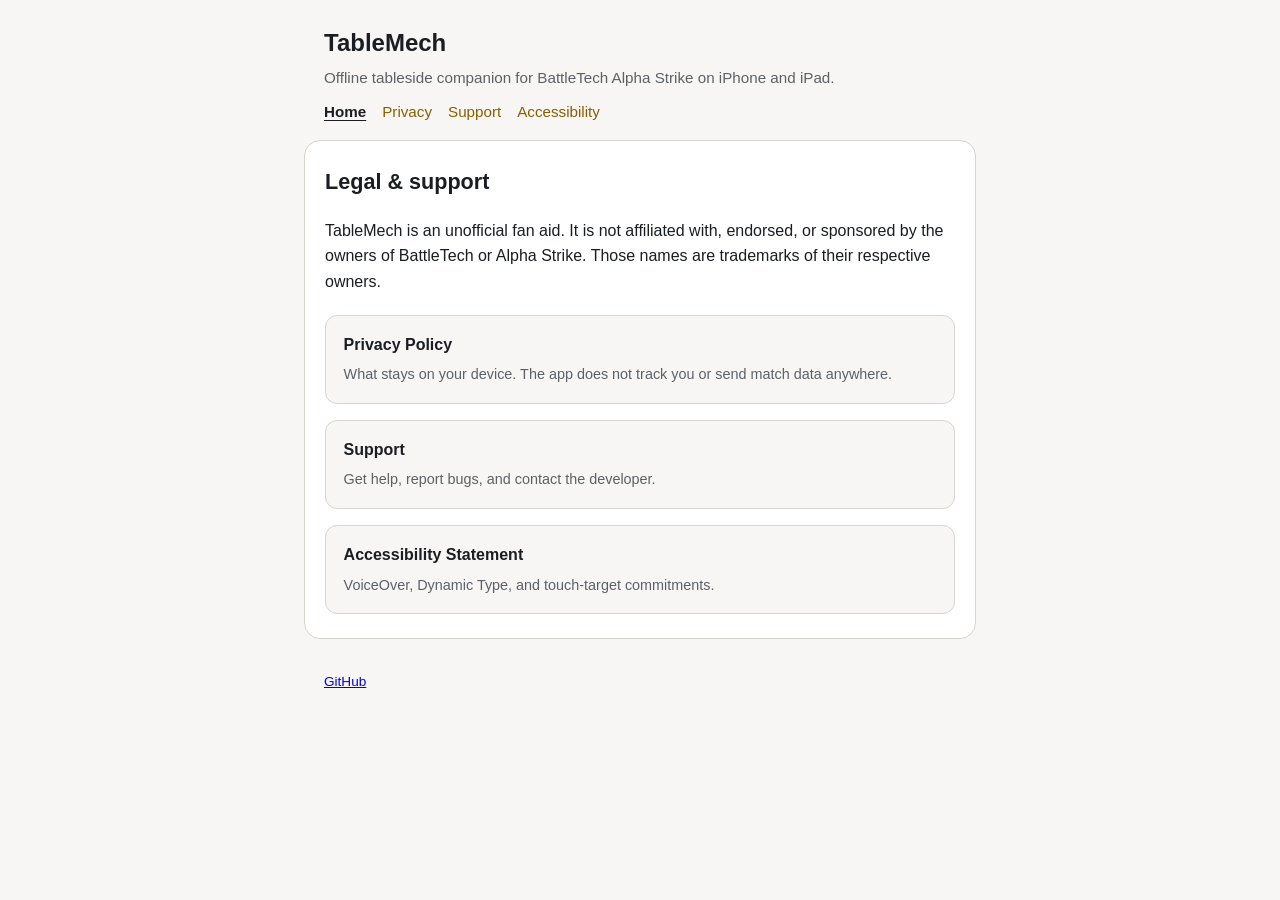
<file: docs/index.html>
<!DOCTYPE html>
<html lang="en">
<head>
  <meta charset="utf-8">
  <meta name="viewport" content="width=device-width, initial-scale=1">
  <meta name="description" content="TableMech — offline BattleTech tableside companion for iOS.">
  <title>TableMech</title>
  <link rel="stylesheet" href="styles.css">
</head>
<body>
  <a class="skip" href="#main">Skip to content</a>

  <header class="site-header">
    <h1>TableMech</h1>
    <p>Offline tableside companion for BattleTech Alpha Strike on iPhone and iPad.</p>
  </header>

  <nav class="site-nav" aria-label="Site">
    <ul>
      <li><a href="index.html" aria-current="page">Home</a></li>
      <li><a href="privacy.html">Privacy</a></li>
      <li><a href="support.html">Support</a></li>
      <li><a href="accessibility.html">Accessibility</a></li>
    </ul>
  </nav>

  <main id="main">
    <h2>Legal &amp; support</h2>
    <p>
      TableMech is an unofficial fan aid. It is not affiliated with, endorsed, or sponsored by
      the owners of BattleTech or Alpha Strike. Those names are trademarks of their respective owners.
    </p>

    <div class="card-grid">
      <a href="privacy.html">
        <strong>Privacy Policy</strong>
        <span>What stays on your device. The app does not track you or send match data anywhere.</span>
      </a>
      <a href="support.html">
        <strong>Support</strong>
        <span>Get help, report bugs, and contact the developer.</span>
      </a>
      <a href="accessibility.html">
        <strong>Accessibility Statement</strong>
        <span>VoiceOver, Dynamic Type, and touch-target commitments.</span>
      </a>
    </div>
  </main>

  <footer class="site-footer">
    <p><a href="https://github.com/jacobrozell/TableMech">GitHub</a></p>
  </footer>
</body>
</html>
</file>
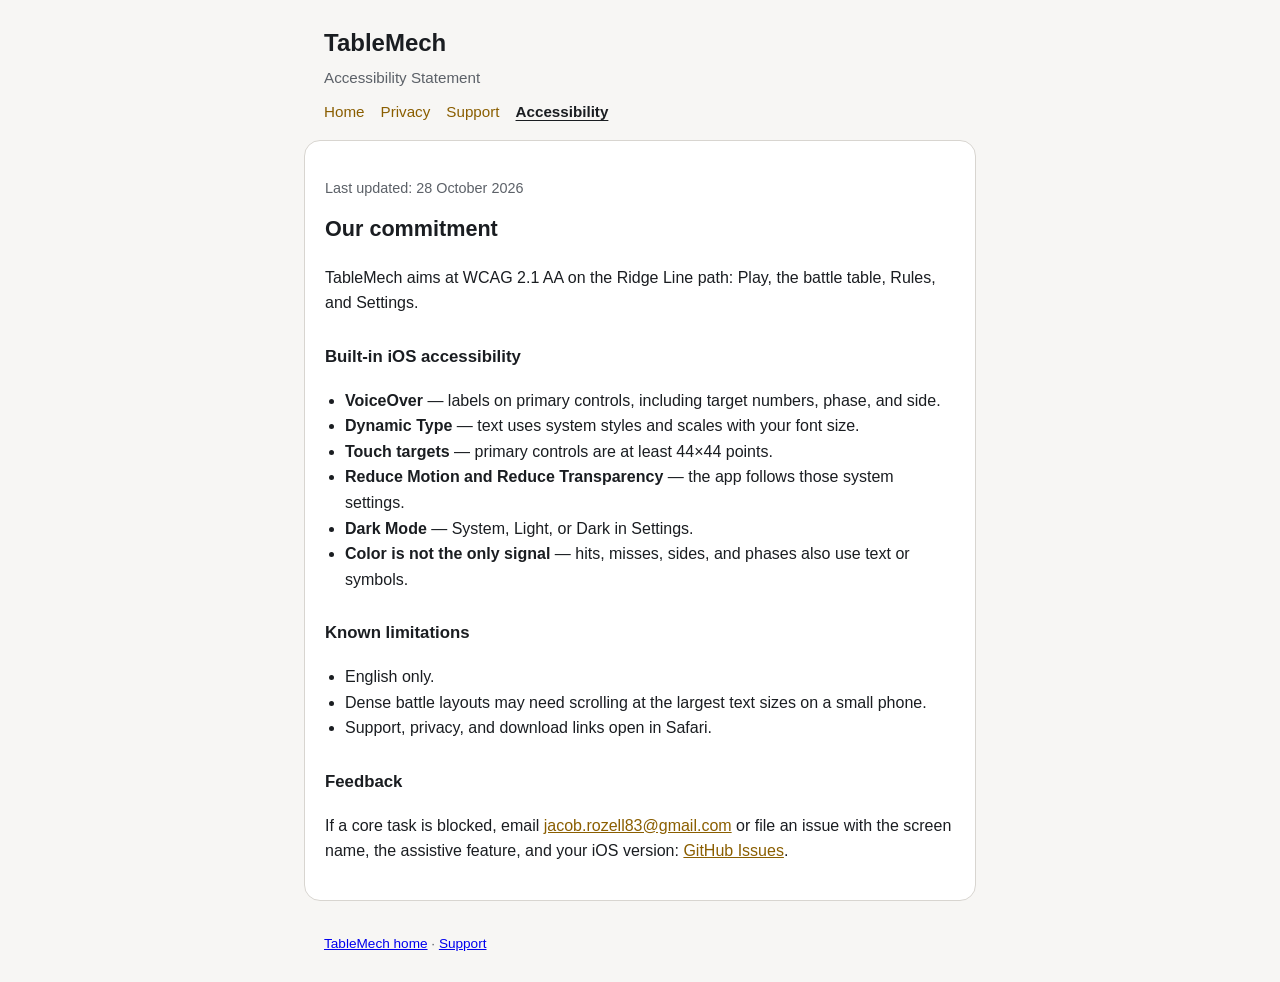
<file: docs/accessibility.html>
<!DOCTYPE html>
<html lang="en">
<head>
  <meta charset="utf-8">
  <meta name="viewport" content="width=device-width, initial-scale=1">
  <meta name="description" content="TableMech accessibility statement — VoiceOver, Dynamic Type, and touch targets.">
  <title>TableMech — Accessibility</title>
  <link rel="stylesheet" href="styles.css">
</head>
<body>
  <a class="skip" href="#main">Skip to content</a>

  <header class="site-header">
    <h1>TableMech</h1>
    <p>Accessibility Statement</p>
  </header>

  <nav class="site-nav" aria-label="Site">
    <ul>
      <li><a href="index.html">Home</a></li>
      <li><a href="privacy.html">Privacy</a></li>
      <li><a href="support.html">Support</a></li>
      <li><a href="accessibility.html" aria-current="page">Accessibility</a></li>
    </ul>
  </nav>

  <main id="main">
    <p class="meta">Last updated: 28 October 2026</p>

    <h2>Our commitment</h2>
    <p>
      TableMech aims at WCAG 2.1 AA on the Ridge Line path:
      Play, the battle table, Rules, and Settings.
    </p>

    <h3>Built-in iOS accessibility</h3>
    <ul>
      <li><strong>VoiceOver</strong> — labels on primary controls, including target numbers, phase, and side.</li>
      <li><strong>Dynamic Type</strong> — text uses system styles and scales with your font size.</li>
      <li><strong>Touch targets</strong> — primary controls are at least 44×44 points.</li>
      <li><strong>Reduce Motion and Reduce Transparency</strong> — the app follows those system settings.</li>
      <li><strong>Dark Mode</strong> — System, Light, or Dark in Settings.</li>
      <li><strong>Color is not the only signal</strong> — hits, misses, sides, and phases also use text or symbols.</li>
    </ul>

    <h3>Known limitations</h3>
    <ul>
      <li>English only.</li>
      <li>Dense battle layouts may need scrolling at the largest text sizes on a small phone.</li>
      <li>Support, privacy, and download links open in Safari.</li>
    </ul>

    <h3>Feedback</h3>
    <p>
      If a core task is blocked, email
      <a href="mailto:jacob.rozell83@gmail.com?subject=%5BTableMech%5D%20Accessibility">jacob.rozell83@gmail.com</a>
      or file an issue with the screen name, the assistive feature, and your iOS version:
      <a href="https://github.com/jacobrozell/TableMech/issues">GitHub Issues</a>.
    </p>
  </main>

  <footer class="site-footer">
    <p><a href="index.html">TableMech home</a> · <a href="support.html">Support</a></p>
  </footer>
</body>
</html>
</file>
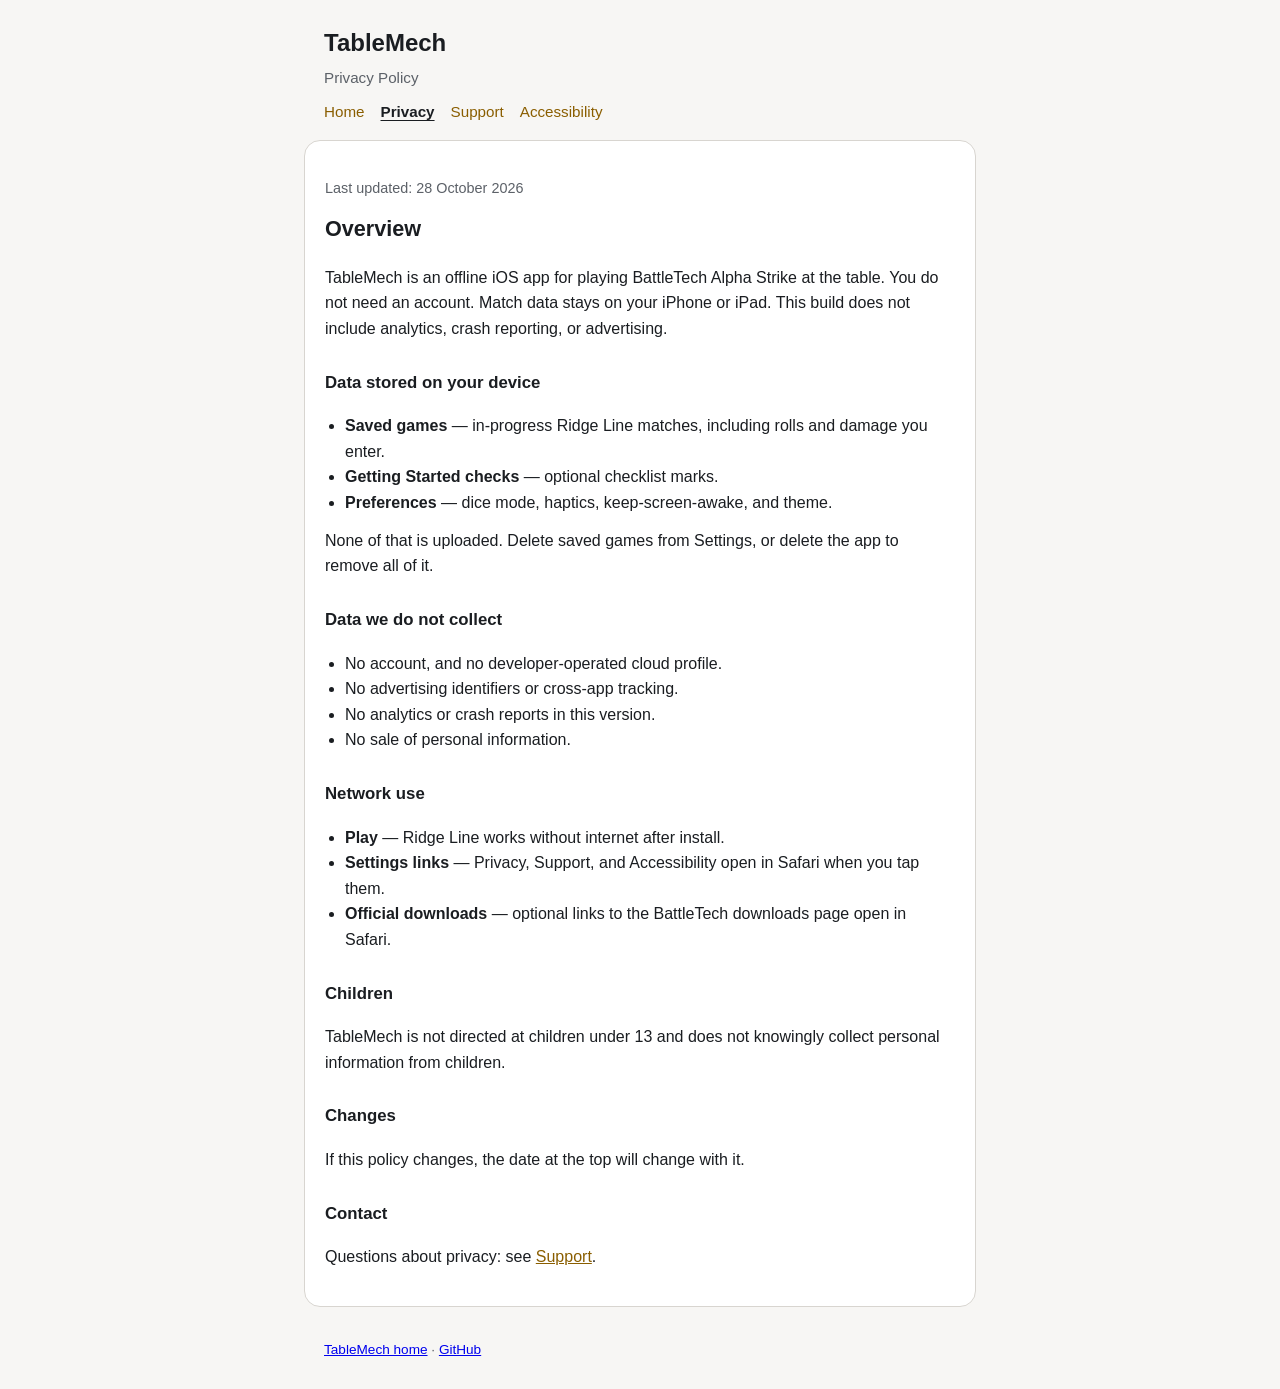
<file: docs/privacy.html>
<!DOCTYPE html>
<html lang="en">
<head>
  <meta charset="utf-8">
  <meta name="viewport" content="width=device-width, initial-scale=1">
  <meta name="description" content="TableMech privacy policy — offline BattleTech companion; data stays on your device.">
  <title>TableMech — Privacy Policy</title>
  <link rel="stylesheet" href="styles.css">
</head>
<body>
  <a class="skip" href="#main">Skip to content</a>

  <header class="site-header">
    <h1>TableMech</h1>
    <p>Privacy Policy</p>
  </header>

  <nav class="site-nav" aria-label="Site">
    <ul>
      <li><a href="index.html">Home</a></li>
      <li><a href="privacy.html" aria-current="page">Privacy</a></li>
      <li><a href="support.html">Support</a></li>
      <li><a href="accessibility.html">Accessibility</a></li>
    </ul>
  </nav>

  <main id="main">
    <p class="meta">Last updated: 28 October 2026</p>

    <h2>Overview</h2>
    <p>
      TableMech is an offline iOS app for playing BattleTech Alpha Strike at the table.
      You do not need an account. Match data stays on your iPhone or iPad.
      This build does not include analytics, crash reporting, or advertising.
    </p>

    <h3>Data stored on your device</h3>
    <ul>
      <li><strong>Saved games</strong> — in-progress Ridge Line matches, including rolls and damage you enter.</li>
      <li><strong>Getting Started checks</strong> — optional checklist marks.</li>
      <li><strong>Preferences</strong> — dice mode, haptics, keep-screen-awake, and theme.</li>
    </ul>
    <p>None of that is uploaded. Delete saved games from Settings, or delete the app to remove all of it.</p>

    <h3>Data we do not collect</h3>
    <ul>
      <li>No account, and no developer-operated cloud profile.</li>
      <li>No advertising identifiers or cross-app tracking.</li>
      <li>No analytics or crash reports in this version.</li>
      <li>No sale of personal information.</li>
    </ul>

    <h3>Network use</h3>
    <ul>
      <li><strong>Play</strong> — Ridge Line works without internet after install.</li>
      <li><strong>Settings links</strong> — Privacy, Support, and Accessibility open in Safari when you tap them.</li>
      <li><strong>Official downloads</strong> — optional links to the BattleTech downloads page open in Safari.</li>
    </ul>

    <h3>Children</h3>
    <p>TableMech is not directed at children under 13 and does not knowingly collect personal information from children.</p>

    <h3>Changes</h3>
    <p>If this policy changes, the date at the top will change with it.</p>

    <h3>Contact</h3>
    <p>Questions about privacy: see <a href="support.html">Support</a>.</p>
  </main>

  <footer class="site-footer">
    <p><a href="index.html">TableMech home</a> · <a href="https://github.com/jacobrozell/TableMech">GitHub</a></p>
  </footer>
</body>
</html>
</file>
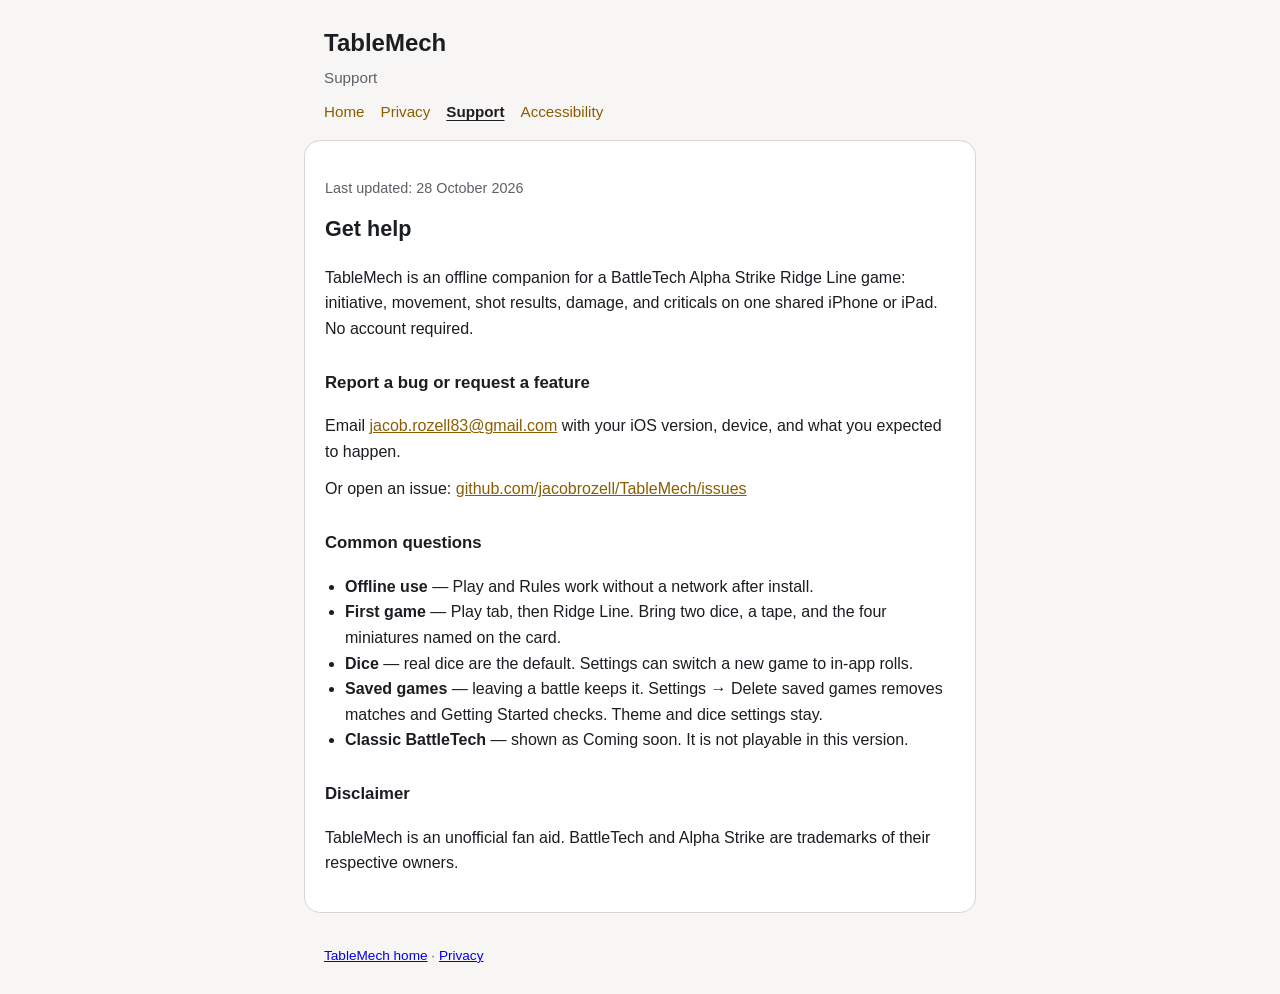
<file: docs/support.html>
<!DOCTYPE html>
<html lang="en">
<head>
  <meta charset="utf-8">
  <meta name="viewport" content="width=device-width, initial-scale=1">
  <meta name="description" content="TableMech support — bug reports and developer contact.">
  <title>TableMech — Support</title>
  <link rel="stylesheet" href="styles.css">
</head>
<body>
  <a class="skip" href="#main">Skip to content</a>

  <header class="site-header">
    <h1>TableMech</h1>
    <p>Support</p>
  </header>

  <nav class="site-nav" aria-label="Site">
    <ul>
      <li><a href="index.html">Home</a></li>
      <li><a href="privacy.html">Privacy</a></li>
      <li><a href="support.html" aria-current="page">Support</a></li>
      <li><a href="accessibility.html">Accessibility</a></li>
    </ul>
  </nav>

  <main id="main">
    <p class="meta">Last updated: 28 October 2026</p>

    <h2>Get help</h2>
    <p>
      TableMech is an offline companion for a BattleTech Alpha Strike Ridge Line game:
      initiative, movement, shot results, damage, and criticals on one shared iPhone or iPad.
      No account required.
    </p>

    <h3>Report a bug or request a feature</h3>
    <p>
      Email
      <a href="mailto:jacob.rozell83@gmail.com?subject=%5BTableMech%5D%20Feedback">jacob.rozell83@gmail.com</a>
      with your iOS version, device, and what you expected to happen.
    </p>
    <p>
      Or open an issue:
      <a href="https://github.com/jacobrozell/TableMech/issues">github.com/jacobrozell/TableMech/issues</a>
    </p>

    <h3>Common questions</h3>
    <ul>
      <li><strong>Offline use</strong> — Play and Rules work without a network after install.</li>
      <li><strong>First game</strong> — Play tab, then Ridge Line. Bring two dice, a tape, and the four miniatures named on the card.</li>
      <li><strong>Dice</strong> — real dice are the default. Settings can switch a new game to in-app rolls.</li>
      <li><strong>Saved games</strong> — leaving a battle keeps it. Settings → Delete saved games removes matches and Getting Started checks. Theme and dice settings stay.</li>
      <li><strong>Classic BattleTech</strong> — shown as Coming soon. It is not playable in this version.</li>
    </ul>

    <h3>Disclaimer</h3>
    <p>
      TableMech is an unofficial fan aid. BattleTech and Alpha Strike are trademarks of their respective owners.
    </p>
  </main>

  <footer class="site-footer">
    <p><a href="index.html">TableMech home</a> · <a href="privacy.html">Privacy</a></p>
  </footer>
</body>
</html>
</file>
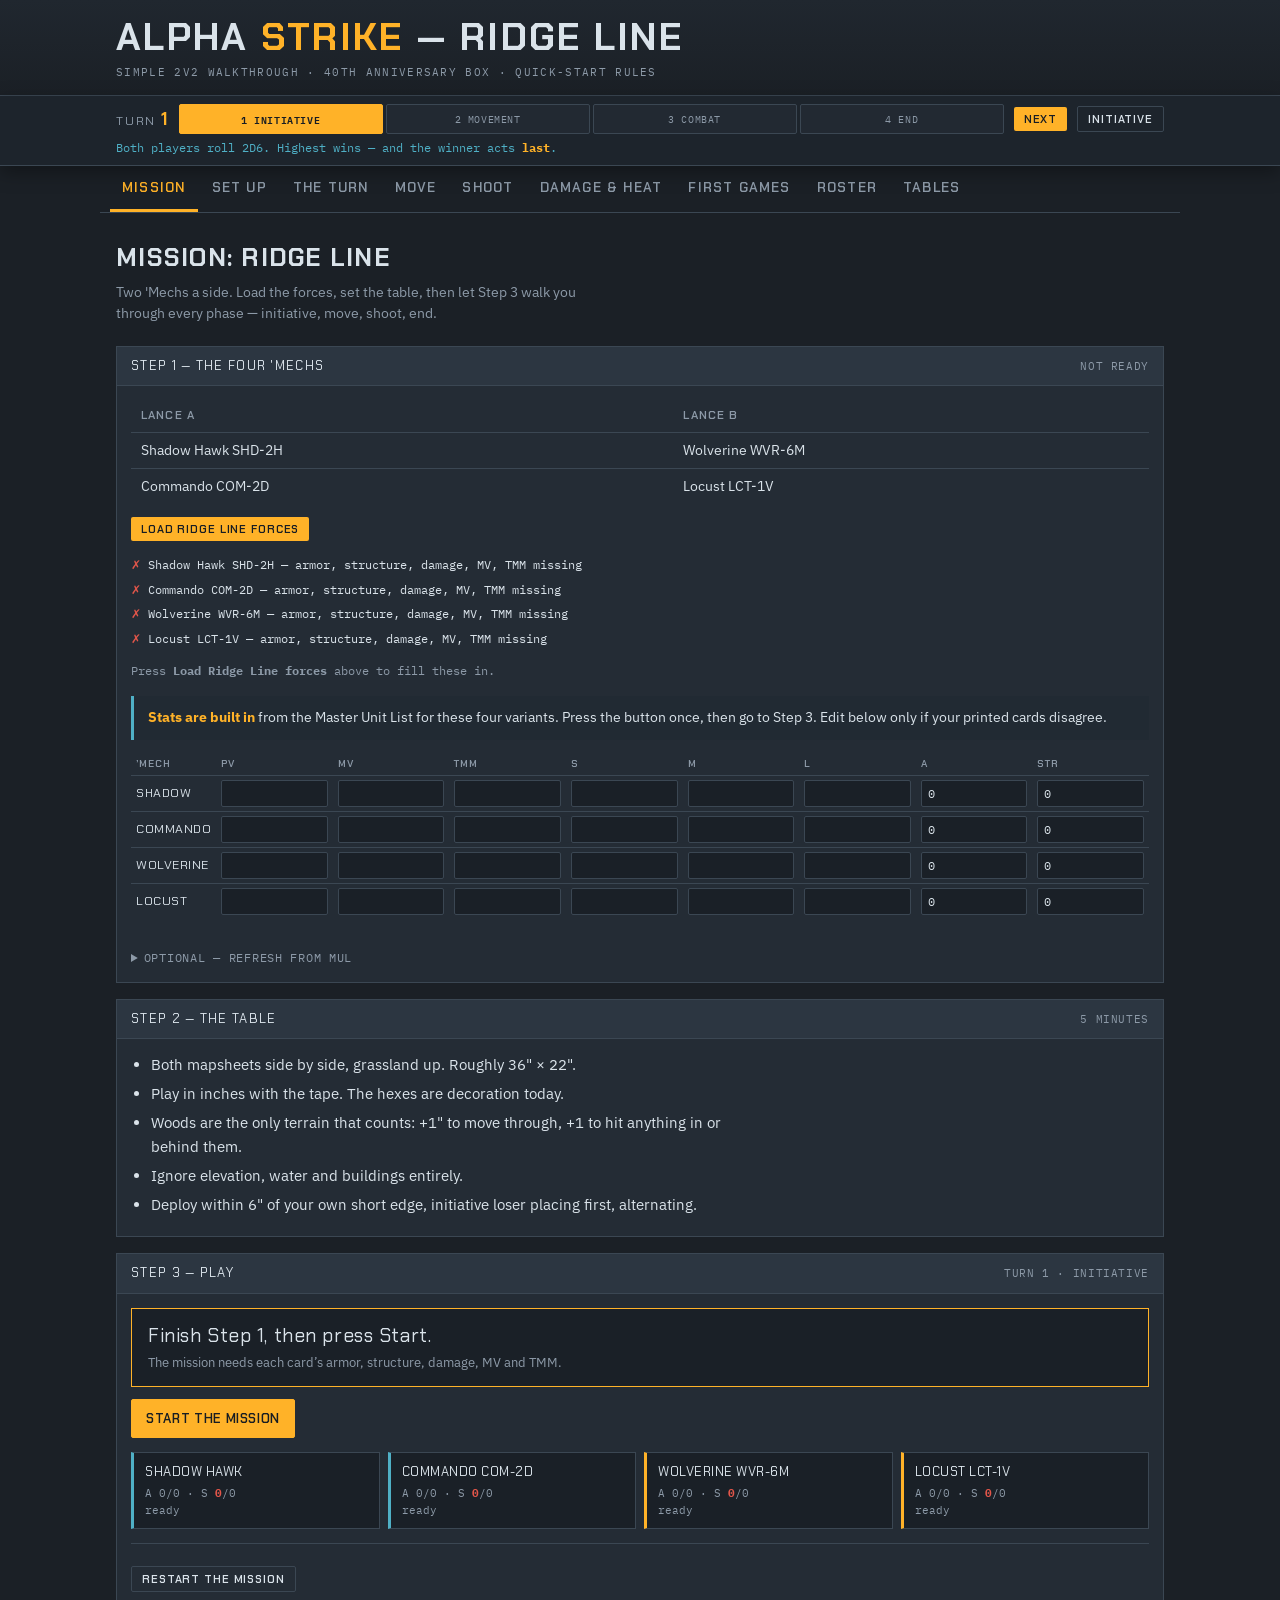
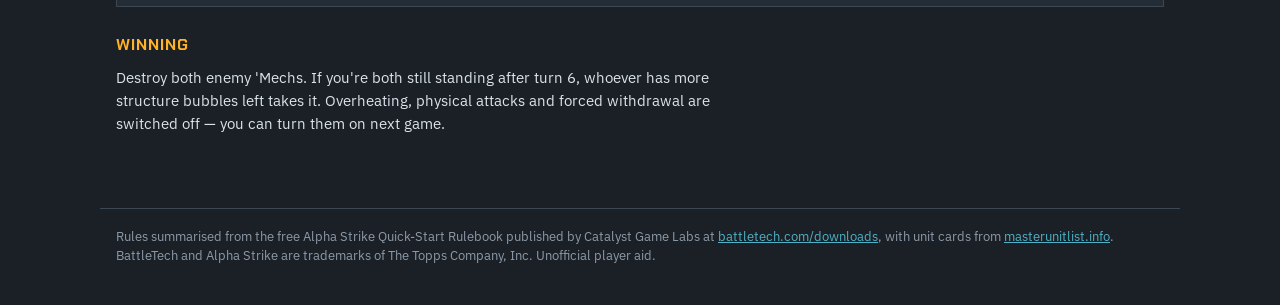
<file: FutureIdeas/alpha-strike-walkthrough.html>
<!DOCTYPE html>
<html lang="en">
<head>
<meta charset="utf-8">
<meta name="viewport" content="width=device-width, initial-scale=1">
<title>Alpha Strike — Ridge Line Walkthrough</title>
<link rel="preconnect" href="https://fonts.googleapis.com">
<link rel="preconnect" href="https://fonts.gstatic.com" crossorigin>
<link href="https://fonts.googleapis.com/css2?family=Chakra+Petch:wght@500;600;700&family=IBM+Plex+Mono:wght@400;500;600&family=IBM+Plex+Sans:wght@400;500;600&display=swap" rel="stylesheet">

<style>
:root{
  --hull:#1b2026; --plate:#242c35; --plate-hi:#2c3641; --etch:#3b4753;
  --readout:#dae3ea; --muted:#8d9aa8; --signal:#ffb228; --coolant:#4fb0c6;
  --damage:#e2564a; --struct:#c0392b;
  --display:"Chakra Petch","Arial Narrow",Impact,system-ui,sans-serif;
  --body:"IBM Plex Sans",system-ui,-apple-system,Segoe UI,sans-serif;
  --mono:"IBM Plex Mono",ui-monospace,Menlo,Consolas,monospace;
}
*{box-sizing:border-box}
html,body{margin:0;padding:0}
body{background:var(--hull);color:var(--readout);font-family:var(--body);
  font-size:15px;line-height:1.55;-webkit-text-size-adjust:100%}
.wrap{max-width:1080px;margin:0 auto;padding:0 16px 60px}

header.top{border-bottom:1px solid var(--etch);background:linear-gradient(180deg,#20272f,#1b2026)}
.top-inner{max-width:1080px;margin:0 auto;padding:18px 16px 14px}
h1{font-family:var(--display);font-weight:700;font-size:clamp(23px,5vw,38px);
  letter-spacing:.06em;text-transform:uppercase;margin:0;line-height:1}
h1 span{color:var(--signal)}
.tagline{font-family:var(--mono);font-size:11px;color:var(--muted);
  letter-spacing:.12em;text-transform:uppercase;margin-top:8px}

/* turn bar */
.turnbar{position:sticky;top:0;z-index:40;background:#1d242c;
  border-bottom:1px solid var(--etch);box-shadow:0 6px 18px rgba(0,0,0,.35)}
.turnbar-inner{max-width:1080px;margin:0 auto;padding:8px 16px}
.tb-row{display:flex;align-items:center;gap:10px;flex-wrap:wrap}
.turncount{font-family:var(--display);font-size:12.5px;letter-spacing:.14em;
  text-transform:uppercase;color:var(--muted);white-space:nowrap}
.turncount b{color:var(--signal);font-size:17px}
.phases{display:flex;gap:3px;flex:1;min-width:210px}
.phase{flex:1;text-align:center;padding:5px 2px;border:1px solid var(--etch);background:#222932;
  font-family:var(--mono);font-size:10px;letter-spacing:.06em;text-transform:uppercase;
  color:var(--muted);cursor:pointer;border-radius:2px}
.phase.on{background:var(--signal);color:#181d23;border-color:var(--signal);font-weight:600}
.prompt{font-family:var(--mono);font-size:11.5px;color:var(--coolant);
  padding:6px 0 1px;line-height:1.4}
.prompt b{color:var(--signal)}

/* nav */
nav.tabs{display:flex;gap:2px;overflow-x:auto;border-bottom:1px solid var(--etch);
  max-width:1080px;margin:0 auto;padding:0 10px}
nav.tabs button{background:none;border:0;border-bottom:3px solid transparent;color:var(--muted);
  font-family:var(--display);font-size:13.5px;font-weight:600;letter-spacing:.09em;
  text-transform:uppercase;padding:13px 12px;cursor:pointer;white-space:nowrap}
nav.tabs button:hover{color:var(--readout)}
nav.tabs button[aria-selected=true]{color:var(--signal);border-bottom-color:var(--signal)}

section.tab{display:none;padding-top:26px}
section.tab.on{display:block;animation:fade .22s ease}
@keyframes fade{from{opacity:0;transform:translateY(4px)}to{opacity:1;transform:none}}

h2{font-family:var(--display);font-size:clamp(19px,3.4vw,25px);font-weight:700;
  letter-spacing:.05em;text-transform:uppercase;margin:0 0 4px}
.sub{color:var(--muted);font-size:13.5px;margin:0 0 22px;max-width:62ch}
h3{font-family:var(--display);font-size:16px;letter-spacing:.06em;text-transform:uppercase;
  margin:26px 0 8px;color:var(--signal)}
p{margin:0 0 12px;max-width:70ch}
ul,ol{margin:0 0 14px;padding-left:20px;max-width:70ch}
li{margin-bottom:6px}
strong{color:#fff;font-weight:600}
code{font-family:var(--mono);font-size:.92em;background:#2b333d;padding:1px 5px;
  border-radius:2px;color:var(--coolant)}

.panel{border:1px solid var(--etch);background:var(--plate);margin-bottom:16px}
.panel > .head{background:var(--plate-hi);border-bottom:1px solid var(--etch);padding:9px 14px;
  font-family:var(--display);font-size:13px;letter-spacing:.1em;text-transform:uppercase;
  display:flex;justify-content:space-between;align-items:center;gap:10px}
.panel > .body{padding:14px}
.panel .head .tag{font-family:var(--mono);font-size:10.5px;color:var(--muted);letter-spacing:.06em}

.note{border-left:3px solid var(--coolant);background:#212a33;padding:11px 14px;margin:0 0 16px;font-size:14px}
.note.warn{border-left-color:var(--signal)}
.note b{color:var(--signal)}
.grid2{display:grid;grid-template-columns:1fr 1fr;gap:16px}
@media(max-width:720px){.grid2{grid-template-columns:1fr}}

table{width:100%;border-collapse:collapse;font-size:14px;margin-bottom:16px}
th,td{text-align:left;padding:7px 10px;border-bottom:1px solid var(--etch)}
th{font-family:var(--display);font-size:11.5px;letter-spacing:.1em;text-transform:uppercase;
  color:var(--muted);font-weight:600}
td.num{font-family:var(--mono);color:var(--signal);white-space:nowrap}
tr:last-child td{border-bottom:0}

button.btn{font-family:var(--display);letter-spacing:.08em;text-transform:uppercase;font-size:12.5px;
  font-weight:600;background:var(--signal);color:#181d23;border:0;padding:9px 15px;cursor:pointer;border-radius:2px}
button.btn:hover{filter:brightness(1.1)}
button.btn.ghost{background:transparent;color:var(--readout);border:1px solid var(--etch)}
button.btn.ghost:hover{border-color:var(--signal);color:var(--signal);filter:none}
button.btn.sm{padding:5px 10px;font-size:11px}
textarea{background:#1a2027;border:1px solid var(--etch);color:var(--readout);
  font-family:var(--mono);font-size:12px;padding:8px;border-radius:2px;width:100%;resize:vertical}
textarea:focus{outline:2px solid var(--coolant);outline-offset:1px}
input[type=text],input[type=number],select{background:#1a2027;border:1px solid var(--etch);
  color:var(--readout);font-family:var(--mono);font-size:13px;padding:6px 8px;border-radius:2px;width:100%}
select{font-family:var(--body)}
input:focus,select:focus,button:focus-visible{outline:2px solid var(--coolant);outline-offset:1px}
label.fld,span.fld{display:block;font-family:var(--mono);font-size:10px;letter-spacing:.08em;
  text-transform:uppercase;color:var(--muted);margin-bottom:3px}

/* checklist */
.check{display:flex;gap:11px;align-items:flex-start;padding:11px 0;border-bottom:1px solid var(--etch)}
.check:last-child{border-bottom:0}
.check input{margin-top:3px;width:17px;height:17px;accent-color:var(--signal);flex:none;cursor:pointer}
.check .t{font-weight:600;color:#fff;cursor:pointer}
.check.done .t{text-decoration:line-through;color:var(--muted)}
.check .d{font-size:13.5px;color:var(--muted)}
.check a{color:var(--coolant)}

/* SATOR */
.pickers{display:grid;grid-template-columns:1fr 1fr;gap:12px;margin-bottom:14px}
@media(max-width:600px){.pickers{grid-template-columns:1fr}}
.sator{border:1px solid var(--etch);background:var(--plate);display:grid;grid-template-columns:42px 1fr 72px}
.sator .letter{background:#1a2027;border-bottom:1px solid var(--etch);border-right:1px solid var(--etch);
  font-family:var(--display);font-size:25px;font-weight:700;color:var(--signal);
  display:flex;align-items:center;justify-content:center}
.sator .ctl{border-bottom:1px solid var(--etch);padding:10px 12px}
.sator .ctl .lbl{font-family:var(--mono);font-size:10px;letter-spacing:.11em;text-transform:uppercase;
  color:var(--muted);margin-bottom:6px}
.sator .run{border-bottom:1px solid var(--etch);border-left:1px solid var(--etch);background:#1a2027;
  display:flex;flex-direction:column;align-items:center;justify-content:center;font-family:var(--mono)}
.sator .run .delta{font-size:11px;color:var(--coolant)}
.sator .run .tot{font-size:20px;font-weight:600}
.opts{display:flex;flex-wrap:wrap;gap:5px}
.opt{font-family:var(--mono);font-size:11.5px;padding:5px 9px;border:1px solid var(--etch);
  background:#1a2027;color:var(--muted);cursor:pointer;border-radius:2px}
.opt[aria-pressed=true]{background:var(--coolant);color:#141a1f;border-color:var(--coolant);font-weight:600}
.opt.warm[aria-pressed=true]{background:var(--signal);border-color:var(--signal)}
.steppers{display:flex;gap:16px;flex-wrap:wrap;margin-top:10px}
.stepper{display:flex;align-items:center;gap:6px}
.stepper .sv{font-family:var(--mono);font-size:14px;min-width:16px;text-align:center;color:var(--signal)}
.stepper button{width:24px;height:24px;border:1px solid var(--etch);background:#1a2027;
  color:var(--readout);cursor:pointer;border-radius:2px;font-size:14px;line-height:1;padding:0}
.stepper button:hover{border-color:var(--signal)}
.stepper .sl{font-family:var(--mono);font-size:10px;letter-spacing:.08em;text-transform:uppercase;color:var(--muted)}
.inline{display:flex;gap:10px;align-items:center;flex-wrap:wrap;margin-top:10px}
.inline input{width:74px}

.tn{border:1px solid var(--signal);background:#1a2027;padding:16px;margin-top:16px;
  display:flex;align-items:center;gap:20px;flex-wrap:wrap}
.tn .big{font-family:var(--display);font-size:54px;font-weight:700;line-height:.9;color:var(--signal)}
.tn .big.miss{color:var(--damage);font-size:28px}
.tn .meta{flex:1;min-width:180px}
.cap{font-family:var(--mono);font-size:10.5px;letter-spacing:.1em;text-transform:uppercase;color:var(--muted)}
.bar{height:9px;background:#2b333d;margin-top:8px;border-radius:1px;overflow:hidden}
.bar i{display:block;height:100%;background:var(--coolant);transition:width .3s ease}
.rollout{font-family:var(--mono);font-size:14px;min-height:22px;margin-top:10px}
.rollout .hit{color:var(--coolant);font-weight:600}
.rollout .no{color:var(--damage);font-weight:600}
.dmgbox{border:1px solid var(--etch);background:var(--plate);padding:14px;margin-top:14px}
.dmgtot{font-family:var(--display);font-size:30px;color:var(--damage);font-weight:700;line-height:1}

/* tracker */
.unit{border:1px solid var(--etch);background:var(--plate);margin-bottom:12px}
.unit .uhead{display:flex;gap:8px;align-items:center;padding:9px 12px;background:var(--plate-hi);
  border-bottom:1px solid var(--etch);flex-wrap:wrap}
.unit .uhead input.nm{flex:1;min-width:120px;font-family:var(--display);font-size:15px;
  letter-spacing:.05em;text-transform:uppercase;background:transparent;
  border:0;border-bottom:1px dashed var(--etch);padding:2px 0}
.unit .uhead input.nm:hover{border-bottom-color:var(--signal)}
.unit .side{font-family:var(--mono);font-size:10px;letter-spacing:.1em;padding:3px 8px;
  border:1px solid var(--etch);color:var(--muted);cursor:pointer;border-radius:2px}
.unit .side.a{background:var(--coolant);color:#141a1f;border-color:var(--coolant)}
.unit .side.b{background:var(--signal);color:#181d23;border-color:var(--signal)}
.unit .ubody{padding:12px}
.stats{display:grid;grid-template-columns:repeat(8,1fr);gap:6px;margin-bottom:12px}
@media(max-width:640px){.stats{grid-template-columns:repeat(4,1fr)}}
.pips{display:flex;flex-wrap:wrap;gap:4px;align-items:center;margin:4px 0 8px}
.pips .plabel{font-family:var(--mono);font-size:10px;letter-spacing:.1em;color:var(--muted);width:66px;flex:none}
.pip{width:15px;height:15px;border-radius:50%;border:1.5px solid var(--muted);background:transparent;
  cursor:pointer;padding:0}
.pip.armor.hit{background:var(--muted)}
.pip.struct{border-color:var(--struct)}
.pip.struct.hit{background:var(--struct)}
.hint{font-family:var(--mono);font-size:10.5px;color:var(--muted)}
.applyrow{display:flex;gap:6px;align-items:flex-end;flex-wrap:wrap;margin-bottom:10px}
.applyrow > div{width:78px}
.heatrow{display:flex;gap:5px;align-items:center;margin:10px 0 8px;flex-wrap:wrap}
.hbtn{font-family:var(--mono);font-size:11.5px;width:28px;height:26px;border:1px solid var(--etch);
  background:#1a2027;color:var(--muted);cursor:pointer;border-radius:2px;padding:0}
.hbtn.on{background:var(--damage);border-color:var(--damage);color:#fff;font-weight:600}
.crits{display:flex;gap:6px;flex-wrap:wrap}
.crit{font-family:var(--mono);font-size:11px;padding:4px 8px;border:1px solid var(--etch);
  background:#1a2027;color:var(--muted);cursor:pointer;border-radius:2px}
.crit.on{background:var(--damage);border-color:var(--damage);color:#fff}
.quickgrid input{padding:5px 6px;font-size:12px;width:100%;min-width:46px}
.quickgrid th{font-size:10px;padding:4px 5px}
.quickgrid td{padding:4px 5px;border-bottom:1px solid var(--etch)}
.quickgrid td.nmcell{font-family:var(--display);font-size:12.5px;letter-spacing:.04em;
  text-transform:uppercase;white-space:nowrap;color:var(--readout)}
.mprompt{border:1px solid var(--signal);background:#1a2027;padding:14px 16px;
  font-family:var(--display);font-size:clamp(15px,2.6vw,19px);letter-spacing:.03em;line-height:1.35;
  margin-bottom:12px}
.mprompt b{color:var(--signal)}
.mprompt .small{display:block;font-family:var(--body);font-size:13px;letter-spacing:0;
  color:var(--muted);margin-top:6px;text-transform:none}
.mrow{display:flex;gap:6px;flex-wrap:wrap;margin-bottom:10px;align-items:center}
.mbtn{font-family:var(--display);font-size:13px;letter-spacing:.05em;text-transform:uppercase;
  padding:10px 14px;border:1px solid var(--etch);background:var(--plate-hi);color:var(--readout);
  cursor:pointer;border-radius:2px}
.mbtn:hover{border-color:var(--signal);color:var(--signal)}
.mbtn.go{background:var(--signal);color:#181d23;border-color:var(--signal);font-weight:600}
.mbtn.go:hover{color:#181d23;filter:brightness(1.1)}
.mbtn[aria-pressed=true]{background:var(--coolant);color:#141a1f;border-color:var(--coolant)}
.mbtn small{display:block;font-family:var(--mono);font-size:10px;letter-spacing:.04em;
  text-transform:none;color:var(--muted);margin-top:2px}
.mbtn:hover small{color:inherit}
.mtn{font-family:var(--display);font-size:34px;color:var(--signal);font-weight:700;
  line-height:1;margin-right:12px}
.mstatus{display:grid;grid-template-columns:repeat(auto-fit,minmax(150px,1fr));gap:8px;margin:14px 0 0}
.mcard{border:1px solid var(--etch);background:#1a2027;padding:9px 11px;font-family:var(--mono);font-size:11px}
.mcard .mn{font-family:var(--display);font-size:13px;letter-spacing:.04em;text-transform:uppercase;
  color:var(--readout);margin-bottom:3px}
.mcard.sa{border-left:3px solid var(--coolant)}
.mcard.sb{border-left:3px solid var(--signal)}
.mcard.out{opacity:.4}
.mcard .st{color:var(--muted)}
.mcard .st b{color:var(--damage)}
.mlog{margin-top:14px;font-family:var(--mono);font-size:12px;color:var(--muted);
  border-top:1px solid var(--etch);padding-top:10px;max-height:190px;overflow-y:auto}
.mlog div{padding:2px 0}
.mlog .hi{color:var(--coolant)}
.mlog .lo{color:var(--damage)}
.mlog .tt{color:var(--signal);letter-spacing:.08em}
.rdy{font-family:var(--mono);font-size:12px;padding:3px 0}
.rdy .ok{color:var(--coolant)}
.rdy .no{color:var(--damage)}
.pvbar{display:flex;gap:14px;align-items:center;flex-wrap:wrap;border:1px solid var(--etch);
  background:var(--plate);padding:11px 14px;margin-bottom:14px;font-family:var(--mono);font-size:12px}
.pvside{letter-spacing:.06em;text-transform:uppercase;font-size:10.5px;color:var(--muted)}
.pvside b{font-size:17px;font-family:var(--display)}
.pvside.a b{color:var(--coolant)}
.pvside.b b{color:var(--signal)}
.pvverdict{flex:1;min-width:170px;color:var(--readout);text-align:right}
.unit .uhead .btn.sm.ghost{font-size:10px;letter-spacing:.05em}
.dead{opacity:.45}
.flag{font-family:var(--mono);font-size:11.5px;color:var(--damage);margin-top:8px;min-height:16px}

.dicebox{font-family:var(--mono);font-size:15px;padding:12px;border:1px solid var(--etch);
  background:#1a2027;margin-top:10px}
.dicebox b{color:var(--signal);font-size:19px}

footer{max-width:1080px;margin:0 auto;padding:18px 16px 40px;border-top:1px solid var(--etch);
  font-size:12.5px;color:var(--muted)}
footer a{color:var(--coolant)}

@media print{
  .turnbar,nav.tabs,.btn,.stepper,.tn,.dmgbox,.sator,.pickers{display:none!important}
  .crit,.hbtn,.side{border-color:#999;color:#000}
  section.tab{display:block!important;page-break-inside:avoid}
  body{background:#fff;color:#000}
  .panel,table,td,th{border-color:#bbb}
  h2,h3,td.num{color:#000}
}
@media(prefers-reduced-motion:reduce){*{animation:none!important;transition:none!important}}
</style>
</head>
<body>

<header class="top">
  <div class="top-inner">
    <h1>Alpha <span>Strike</span> — Ridge Line</h1>
    <div class="tagline">Simple 2v2 walkthrough · 40th Anniversary box · Quick-Start rules</div>
  </div>
</header>

<div class="turnbar">
  <div class="turnbar-inner">
    <div class="tb-row">
      <div class="turncount">Turn <b id="turnNum">1</b></div>
      <div class="phases" id="phases">
        <button class="phase on" data-ph="0">1 Initiative</button>
        <button class="phase" data-ph="1">2 Movement</button>
        <button class="phase" data-ph="2">3 Combat</button>
        <button class="phase" data-ph="3">4 End</button>
      </div>
      <button class="btn sm" id="nextPhase">Next</button>
      <button class="btn sm ghost" id="rollInit">Initiative</button>
    </div>
    <div class="prompt" id="prompt"></div>
  </div>
</div>

<nav class="tabs" id="tabs" role="tablist">
  <button role="tab" aria-selected="true" data-t="mission">Mission</button>
  <button role="tab" aria-selected="false" data-t="setup">Set up</button>
  <button role="tab" aria-selected="false" data-t="turn">The turn</button>
  <button role="tab" aria-selected="false" data-t="move">Move</button>
  <button role="tab" aria-selected="false" data-t="shoot">Shoot</button>
  <button role="tab" aria-selected="false" data-t="damage">Damage &amp; heat</button>
  <button role="tab" aria-selected="false" data-t="games">First games</button>
  <button role="tab" aria-selected="false" data-t="track">Roster</button>
  <button role="tab" aria-selected="false" data-t="ref">Tables</button>
</nav>

<div class="wrap">

<!-- MISSION -->
<section class="tab on" id="tab-mission">
  <h2>Mission: Ridge Line</h2>
  <p class="sub">Two 'Mechs a side. Load the forces, set the table, then let Step 3 walk you through every phase — initiative, move, shoot, end.</p>

  <div class="panel">
    <div class="head">Step 1 — the four 'Mechs <span class="tag" id="readyTag">not ready</span></div>
    <div class="body">
      <table style="margin-bottom:12px">
        <tr><th>Lance A</th><th>Lance B</th></tr>
        <tr><td>Shadow Hawk SHD-2H</td><td>Wolverine WVR-6M</td></tr>
        <tr><td>Commando COM-2D</td><td>Locust LCT-1V</td></tr>
      </table>
      <div class="mrow">
        <button class="btn sm" id="loadMission">Load Ridge Line forces</button>
        <span class="hint" id="sidesOut"></span>
      </div>

      <div id="readyList" style="margin:12px 0"></div>

      <div class="note" style="margin-bottom:12px">
        <b>Stats are built in</b> from the Master Unit List for these four variants. Press the button once, then go to Step 3. Edit below only if your printed cards disagree.
      </div>

      <div style="overflow-x:auto"><table class="quickgrid" id="quickGrid"></table></div>

      <details style="margin-top:14px">
        <summary style="cursor:pointer;font-family:var(--mono);font-size:12px;color:var(--muted);letter-spacing:.06em;text-transform:uppercase">Optional — refresh from MUL</summary>
        <div style="margin-top:10px">
          <div class="mrow">
            <button class="btn sm ghost" id="autoFetch">Fetch all four from the MUL</button>
            <span class="hint" id="fetchOut"></span>
          </div>
          <div class="mrow" id="mulLinks" style="margin-top:8px"></div>
          <textarea id="mImportBox" rows="3" placeholder="Or paste a MUL QuickList JSON response here"></textarea>
          <div class="mrow" style="margin-top:8px">
            <button class="btn sm ghost" id="mImportBtn">Import paste</button>
            <span class="hint" id="mImportOut"></span>
          </div>
        </div>
      </details>
    </div>
  </div>

  <div class="panel">
    <div class="head">Step 2 — the table <span class="tag">5 minutes</span></div>
    <div class="body">
      <ul style="margin-bottom:0">
        <li>Both mapsheets side by side, grassland up. Roughly 36" × 22".</li>
        <li>Play in inches with the tape. The hexes are decoration today.</li>
        <li>Woods are the only terrain that counts: +1" to move through, +1 to hit anything in or behind them.</li>
        <li>Ignore elevation, water and buildings entirely.</li>
        <li>Deploy within 6" of your own short edge, initiative loser placing first, alternating.</li>
      </ul>
    </div>
  </div>

  <div class="panel">
    <div class="head">Step 3 — play <span class="tag" id="mTurnTag">Turn 1 · Initiative</span></div>
    <div class="body">
      <div class="mprompt" id="mPrompt">Finish Step 1 first.</div>
      <div id="mControls"></div>
      <div class="mstatus" id="mStatus"></div>
      <div class="mlog" id="mLog"></div>
      <div style="margin-top:12px">
        <button class="btn sm ghost" id="mRestart">Restart the mission</button>
      </div>
    </div>
  </div>

  <h3>Winning</h3>
  <p>Destroy both enemy 'Mechs. If you're both still standing after turn 6, whoever has more structure bubbles left takes it. Overheating, physical attacks and forced withdrawal are switched off — you can turn them on next game.</p>
</section>

<!-- SET UP -->
<section class="tab" id="tab-setup">
  <h2>Get the table ready</h2>
  <p class="sub">Your box has the miniatures, maps, terrain and dice. Alpha Strike needs two more things and both are free downloads. Work down this list once, then go to First games.</p>

  <div class="panel">
    <div class="head">Before your first game <span class="tag" id="checkCount">0 / 6</span></div>
    <div class="body" id="checklist"></div>
  </div>

  <h3>What's on the eight cards</h3>
  <p>The box ships with eight double-sided, dry-erase <strong>Alpha Strike cards</strong> — one printed side per miniature, plus an alternate variant on the back of each. That's the piece I'd have sent you to the Master Unit List for; you already own it. Use the MUL only if you want variants the box doesn't cover.</p>
  <table>
    <tr><th>Card front</th><th>Card back</th><th>Size</th></tr>
    <tr><td>Locust LCT-1V</td><td>Locust LCT-1E</td><td class="num">1</td></tr>
    <tr><td>Commando COM-2D</td><td>Commando COM-3A</td><td class="num">1</td></tr>
    <tr><td>Shadow Hawk SHD-2H</td><td>Shadow Hawk, Durant Carlyle</td><td class="num">2</td></tr>
    <tr><td>Wolverine WVR-6M</td><td>Wolverine WVR-6R</td><td class="num">2</td></tr>
    <tr><td>Catapult CPLT-C1</td><td>Catapult CPLT-K2</td><td class="num">3</td></tr>
    <tr><td>Thunderbolt TDR-5S</td><td>Thunderbolt TDR-5SE</td><td class="num">3</td></tr>
    <tr><td>BattleMaster BLR-1G</td><td>Awesome AWS-8Q</td><td class="num">4</td></tr>
    <tr><td>Griffin GRF-1S</td><td>Griffin GRF-1N</td><td class="num">2</td></tr>
  </table>
  <div class="note warn">
    <b>Two things to know about that list.</b> The BattleMaster and the Awesome share a single card, front and back — so if you field both you'll be flipping it, and it's worth tracking one of them on the Roster tab instead. And there's a Griffin card with no Griffin miniature; it's there for the separate Starter Set.
  </div>

  <h3>Reading a unit card</h3>
  <table>
    <tr><th>Field</th><th>What it means</th></tr>
    <tr><td class="num">MV</td><td>Inches it can move in a turn. A <code>j</code> after a second number is its jump distance.</td></tr>
    <tr><td class="num">TMM</td><td>Target Movement Modifier — how much harder it is to hit while moving normally.</td></tr>
    <tr><td class="num">SZ</td><td>Size, 1 to 4. Sets physical attack damage and some victory scoring.</td></tr>
    <tr><td class="num">S / M / L</td><td>Damage delivered at short, medium and long range.</td></tr>
    <tr><td class="num">OV</td><td>Overheat Value — extra damage it can push out by taking heat.</td></tr>
    <tr><td class="num">A / S</td><td>Armor bubbles, then structure bubbles. Cross them off as damage lands.</td></tr>
    <tr><td class="num">Skill</td><td>Blank on the card — write <strong>4</strong>. That's a regular MechWarrior and your base target number.</td></tr>
  </table>

  <h3>Table size, or use the box maps</h3>
  <p>Alpha Strike is written for a <strong>3'×4' to 4'×4'</strong> open surface, each player deploying along an opposite long edge. You don't need a mat — the two 18"×22" paper maps side by side give roughly 36"×22", plenty for four 'Mechs a side.</p>
  <div class="note warn">
    <b>Playing on the printed hexes.</b> Treat <strong>1 hex = 2 inches</strong> and everything converts. A 'Mech with MV 12" walks 6 hexes. Short range becomes 3 hexes, medium reaches 12, long reaches 21. Use the map's own terrain instead of placing templates.
  </div>
</section>

<!-- TURN -->
<section class="tab" id="tab-turn">
  <h2>The turn, start to finish</h2>
  <p class="sub">Four phases, in this order, every turn, until one side meets the victory condition. The bar at the top tracks where you are and tells you who acts first.</p>

  <div class="panel">
    <div class="head">Phase 1 — Initiative <span class="tag">Both players roll</span></div>
    <div class="body">
      <p>Each player rolls 2D6. Highest total wins the turn. Re-roll ties.</p>
      <p><strong>Winning initiative means acting last.</strong> Not a typo — everything in a turn happens simultaneously in fiction, so the player who read the battlefield better gets to react to what the enemy already committed to.</p>
      <button class="btn sm" id="rollInit2">Roll initiative</button>
      <div class="dicebox" id="initBox">Roll to see who acts first.</div>
    </div>
  </div>

  <div class="panel">
    <div class="head">Phase 2 — Movement <span class="tag">Alternating</span></div>
    <div class="body">
      <p>The initiative <strong>loser</strong> moves one 'Mech. Then the winner moves one. Alternate until every 'Mech has moved.</p>
      <p>Moving commits a 'Mech to a movement mode for the turn — standstill, ground move, sprint or jump. That choice changes both how hard it is to hit and how well it shoots, so it's the real decision of the phase.</p>
      <p>If one side has more 'Mechs left to move, it moves in proportion: with twice as many left, it moves two for every one of the opponent's.</p>
    </div>
  </div>

  <div class="panel">
    <div class="head">Phase 3 — Combat <span class="tag">Not alternating</span></div>
    <div class="body">
      <p>The initiative <strong>loser</strong> declares and resolves attacks for <em>all</em> of their 'Mechs, one after another. Then the winner does the same.</p>
      <div class="note"><b>Destroyed 'Mechs still shoot back.</b> Damage is written on the card immediately, but its effects don't take hold until the End Phase. A 'Mech wiped out during the loser's attacks still fires in the winner's attacks that same turn.</div>
      <p>Each 'Mech gets one attack: a weapon attack or a physical attack, never both.</p>
    </div>
  </div>

  <div class="panel">
    <div class="head">Phase 4 — End <span class="tag">Simultaneous</span></div>
    <div class="body">
      <ol>
        <li>Apply damage effects and remove destroyed 'Mechs from the table.</li>
        <li>Apply heat gained this turn, then cool down.</li>
        <li>Check victory conditions.</li>
      </ol>
      <p>Then back to Phase 1.</p>
    </div>
  </div>
</section>

<!-- MOVE -->
<section class="tab" id="tab-move">
  <h2>Moving</h2>
  <p class="sub">MV is inches, not a pool of points. Use a flexible tape so curved paths measure honestly.</p>

  <h3>Pick a mode — this is the whole decision</h3>
  <table>
    <tr><th>Mode</th><th>Distance</th><th>Your shooting</th><th>Being shot at</th></tr>
    <tr><td>Standstill</td><td class="num">under 1"</td><td class="num">−1 to hit</td><td class="num">TMM +0</td></tr>
    <tr><td>Ground move</td><td class="num">up to MV</td><td class="num">+0</td><td class="num">TMM as printed</td></tr>
    <tr><td>Sprint</td><td class="num">MV × 1.5, round up</td><td>cannot attack</td><td class="num">TMM as printed</td></tr>
    <tr><td>Jump</td><td class="num">up to the "j" value</td><td class="num">+2 to hit</td><td class="num">TMM +1</td></tr>
  </table>
  <p>Standing still makes you accurate and easy to hit. Jumping makes you slippery and inaccurate. Sprinting is pure repositioning — no attack, and no grabbing objectives either.</p>

  <h3>Terrain costs</h3>
  <table>
    <tr><th>Terrain</th><th>Cost per inch</th></tr>
    <tr><td>Clear</td><td class="num">1"</td></tr>
    <tr><td>Woods</td><td class="num">+1"</td></tr>
    <tr><td>Rough / rubble</td><td class="num">+1"</td></tr>
    <tr><td>Water, depth 1"</td><td class="num">+1"</td></tr>
    <tr><td>Building</td><td class="num">+1" to +4" by type</td></tr>
    <tr><td>Level change, up or down</td><td class="num">+2" per 1" of elevation</td></tr>
  </table>
  <ul>
    <li>Never more than <strong>2" of elevation per 2" travelled</strong>. Anything steeper is impassable.</li>
    <li><strong>Minimum move:</strong> a mobile 'Mech can always move 2" regardless of terrain cost.</li>
    <li><strong>Jumping ignores terrain costs</strong> and takes the shortest path. It can jump into water but not out of it.</li>
    <li>End facing any direction you like. Facing only matters for firing arcs and rear hits.</li>
  </ul>
  <div class="note"><b>Stacking.</b> You can move through friendly 'Mechs but not through enemies at the same level, and no two 'Mechs finish on the same spot. The whole base has to fit legally.</div>
</section>

<!-- SHOOT -->
<section class="tab" id="tab-shoot">
  <h2>Shooting</h2>
  <p class="sub">Every attack is one 2D6 roll against a target number you build with the SATOR stack. Pick your two 'Mechs from the roster and the numbers fill themselves in.</p>

  <h3>Three checks first</h3>
  <ol>
    <li><strong>Line of sight.</strong> Crouch to the firing mini's eye level. If less than a third of the target is visible behind solid terrain, LOS is blocked. Woods only block once the line passes through 6" or more of them.</li>
    <li><strong>Firing arc.</strong> The front arc runs forward from the model's facing. If more than half the target's base is outside it, no shot.</li>
    <li><strong>Range.</strong> Measure base edge to base edge, then enter it below.</li>
  </ol>
  <div class="note warn"><b>Nose to nose?</b> 'Mechs in base-to-base contact can't shoot each other at all. Punch instead.</div>

  <h3>Build the target number</h3>

  <div class="pickers">
    <div>
      <label class="fld" for="atkSel">Attacker</label>
      <select id="atkSel"></select>
    </div>
    <div>
      <label class="fld" for="tgtSel">Target</label>
      <select id="tgtSel"></select>
    </div>
  </div>

  <div class="sator">
    <div class="letter">S</div>
    <div class="ctl">
      <div class="lbl">Skill of the attacker — the base target number</div>
      <div class="opts" data-group="skill">
        <button class="opt" data-v="2">2 · elite</button>
        <button class="opt" data-v="3">3 · veteran</button>
        <button class="opt" data-v="4" aria-pressed="true">4 · regular</button>
        <button class="opt" data-v="5">5 · green</button>
      </div>
    </div>
    <div class="run"><span class="delta">base</span><span class="tot" id="tS">4</span></div>

    <div class="letter">A</div>
    <div class="ctl">
      <div class="lbl">How the attacker moved</div>
      <div class="opts" data-group="atk">
        <button class="opt" data-v="-1">standstill −1</button>
        <button class="opt" data-v="0" aria-pressed="true">ground +0</button>
        <button class="opt warm" data-v="2">jumped +2</button>
        <button class="opt" data-v="sprint">sprinted</button>
      </div>
    </div>
    <div class="run"><span class="delta" id="dA">+0</span><span class="tot" id="tA">4</span></div>

    <div class="letter">T</div>
    <div class="ctl">
      <div class="lbl">How the target moved</div>
      <div class="opts" data-group="tgt">
        <button class="opt" data-v="-4">immobile −4</button>
        <button class="opt" data-v="0">standstill +0</button>
        <button class="opt" data-v="ground" aria-pressed="true">ground · TMM</button>
        <button class="opt" data-v="jump">jumped · TMM+1</button>
      </div>
      <div class="inline">
        <div><span class="fld">Target's TMM</span><input type="number" id="tmmIn" value="1" min="0" max="6"></div>
      </div>
    </div>
    <div class="run"><span class="delta" id="dT">+1</span><span class="tot" id="tT">5</span></div>

    <div class="letter">O</div>
    <div class="ctl">
      <div class="lbl">Other — terrain, cover, damage, heat</div>
      <div class="opts" data-group="other">
        <button class="opt" data-v="1">woods +1</button>
        <button class="opt" data-v="1">partial cover +1</button>
        <button class="opt" data-v="1">charge or DFA +1</button>
        <button class="opt" data-v="stl">target has STL</button>
      </div>
      <div class="steppers">
        <div class="stepper" data-st="fc">
          <span class="sl">Fire control hits</span>
          <button data-d="-1" aria-label="fewer fire control hits">−</button>
          <span class="sv">0</span>
          <button data-d="1" aria-label="more fire control hits">+</button>
        </div>
        <div class="stepper" data-st="heat">
          <span class="sl">Attacker heat</span>
          <button data-d="-1" aria-label="less heat">−</button>
          <span class="sv">0</span>
          <button data-d="1" aria-label="more heat">+</button>
        </div>
      </div>
    </div>
    <div class="run"><span class="delta" id="dO">+0</span><span class="tot" id="tO">5</span></div>

    <div class="letter">R</div>
    <div class="ctl">
      <div class="lbl">Range — type what you measured</div>
      <div class="inline">
        <div><span class="fld">Inches</span><input type="number" id="distIn" min="0" max="60" step="0.5" placeholder="e.g. 14"></div>
        <div class="opts" data-group="rng">
          <button class="opt" data-v="0" aria-pressed="true">short +0</button>
          <button class="opt" data-v="2">medium +2</button>
          <button class="opt" data-v="4">long +4</button>
        </div>
      </div>
    </div>
    <div class="run"><span class="delta" id="dR">+0</span><span class="tot" id="tR">5</span></div>
  </div>

  <div class="tn">
    <div class="big" id="tnBig">5</div>
    <div class="meta">
      <div class="cap">Roll this or higher on 2D6</div>
      <div class="bar"><i id="tnBar" style="width:83%"></i></div>
      <div class="cap" id="tnOdds" style="margin-top:6px">83% chance to hit</div>
    </div>
    <div>
      <button class="btn" id="rollAtk">Roll 2D6</button>
      <div class="rollout" id="atkOut"></div>
    </div>
  </div>
  <p style="margin-top:12px">A target number above 12 misses automatically. A natural 12 is not an automatic hit, but if a 12 does hit, it earns a critical roll even through armor. Heat and fire control damage don't apply to physical attacks.</p>

  <div class="dmgbox">
    <div class="cap">If it hits</div>
    <div class="inline">
      <div><span class="fld">S dmg</span><input type="number" id="dS_" min="0" max="20" placeholder="—"></div>
      <div><span class="fld">M dmg</span><input type="number" id="dM_" min="0" max="20" placeholder="—"></div>
      <div><span class="fld">L dmg</span><input type="number" id="dL_" min="0" max="20" placeholder="—"></div>
      <div class="opts" style="margin-left:4px">
        <button class="opt warm" id="rearOpt" data-v="rear">rear hit +1</button>
      </div>
      <div class="stepper" data-st="ov" style="margin-left:4px">
        <span class="sl">Overheat</span>
        <button data-d="-1" aria-label="less overheat">−</button><span class="sv">0</span><button data-d="1" aria-label="more overheat">+</button>
      </div>
    </div>
    <div class="inline" style="margin-top:14px">
      <div><span class="cap">Damage delivered</span><div class="dmgtot" id="dmgTot">—</div></div>
      <button class="btn" id="applyToTarget">Apply to target</button>
      <span class="hint" id="dmgNote"></span>
    </div>
  </div>
</section>

<!-- DAMAGE -->
<section class="tab" id="tab-damage">
  <h2>Damage, criticals and heat</h2>
  <p class="sub">Armor first, then structure. Any hit that bites into structure risks a critical.</p>

  <h3>Applying a hit</h3>
  <ol>
    <li>Cross off one <strong>armor</strong> bubble per point of damage until armor runs out.</li>
    <li>Spill the rest into <strong>structure</strong> bubbles.</li>
    <li>If the attack marked any structure at all, the attacker rolls once on the critical table.</li>
    <li>When the last structure bubble is gone the 'Mech is destroyed, removed in the End Phase.</li>
  </ol>

  <div class="panel">
    <div class="head">Critical hits <span class="tag">2D6</span></div>
    <div class="body">
      <table>
        <tr><th>Roll</th><th>Result</th><th>Effect</th></tr>
        <tr><td class="num">2</td><td>Ammo hit</td><td>Destroyed, unless the card shows ENE, CASE or CASEII</td></tr>
        <tr><td class="num">3</td><td>Engine hit</td><td>Gains 1 heat whenever it fires. A second engine hit destroys it.</td></tr>
        <tr><td class="num">4</td><td>Fire control</td><td>+2 to its target numbers, cumulative</td></tr>
        <tr><td class="num">5</td><td>No critical</td><td>—</td></tr>
        <tr><td class="num">6</td><td>Weapon hit</td><td>All damage values drop by 1</td></tr>
        <tr><td class="num">7</td><td>MP hit</td><td>Halve MV and TMM, rounding down</td></tr>
        <tr><td class="num">8</td><td>Weapon hit</td><td>All damage values drop by 1</td></tr>
        <tr><td class="num">9</td><td>No critical</td><td>—</td></tr>
        <tr><td class="num">10</td><td>Fire control</td><td>+2 to its target numbers</td></tr>
        <tr><td class="num">11</td><td>Engine hit</td><td>Gains 1 heat whenever it fires</td></tr>
        <tr><td class="num">12</td><td>Destroyed</td><td>Remove it at the end of the turn</td></tr>
      </table>
      <button class="btn" id="rollCrit">Roll a critical</button>
      <div class="dicebox" id="critOut">No roll yet.</div>
    </div>
  </div>

  <h3>Heat</h3>
  <p>If the card shows an <strong>OV</strong> above zero you can announce before rolling that you're pushing it. Add up to OV points of damage at short or medium range and take the same number as heat in the End Phase. Only cards with <strong>OVL</strong> get that bonus at long range.</p>
  <table>
    <tr><th>Heat level</th><th>What it costs next turn</th></tr>
    <tr><td class="num">1</td><td>+1 to your target numbers, −2" MV</td></tr>
    <tr><td class="num">2</td><td>+2 to target numbers, −4" MV, −1 TMM</td></tr>
    <tr><td class="num">3</td><td>+3 to target numbers, −6" MV, −1 TMM</td></tr>
    <tr><td class="num">4</td><td>Shutdown — no move, no attack, TMM drops to −4</td></tr>
  </table>
  <p>Heat clears completely in any End Phase where the 'Mech made no weapon attack. Standing in water sheds 1 extra point. Jumping ignores the MV and TMM penalties.</p>

  <h3>Punching, kicking and worse</h3>
  <ul>
    <li><strong>Standard physical</strong> — within 1", target in your arc. Damage equals Size.</li>
    <li><strong>Melee</strong> — only for cards showing MEL, reaches 2", damage is Size + 1.</li>
    <li><strong>Charge</strong> — declared in the Movement Phase, end in base contact. Damage is Size plus half your TMM; you take half your TMM back, +1 more if the target is Size 3 or larger.</li>
    <li><strong>Death From Above</strong> — jump onto them. Charge damage +1 and a free critical roll, but you take damage equal to your own Size.</li>
  </ul>
  <p>A physical attack replaces the weapon attack for that turn.</p>

  <h3>When a 'Mech is finished</h3>
  <p>Under Forced Withdrawal a <strong>crippled</strong> 'Mech must head for its own board edge and leave. Crippled means: no armor left and down to half its starting structure, or both medium and long damage values reduced to 0, or immobilised by a critical. Withdrawing 'Mechs can still shoot anything that comes into range.</p>
</section>

<!-- GAMES -->
<section class="tab" id="tab-games">
  <h2>Your first two games</h2>
  <p class="sub">Written for the eight 'Mechs in your box. Game one teaches the turn in about forty minutes. Game two is the real thing.</p>

  <div class="panel">
    <div class="head">Game 1 — Ridge Line <span class="tag">2 v 2 · ~40 min</span></div>
    <div class="body">
      <p><strong>Forces.</strong> One player takes the Shadow Hawk and Commando, the other the Wolverine and Locust. Everyone Skill 4. Two of these jump and two don't, which is exactly the contrast to feel first.</p>
      <p><strong>Table.</strong> Both paper maps side by side, or a 3'×3' surface. Four pieces of woods total, placed alternately, none within 4" of another. Nothing else.</p>
      <p><strong>Deploy.</strong> Alternate placing one 'Mech at a time within 6" of your own long edge.</p>
      <p><strong>Win.</strong> Destroy or cripple both enemy 'Mechs.</p>
      <p><strong>Skip for now.</strong> Heat, overheating, physical attacks, buildings, battlefield support. Just move, shoot, mark damage.</p>
    </div>
  </div>

  <div class="panel">
    <div class="head">Game 2 — Full Lances <span class="tag">4 v 4 · ~90 min</span></div>
    <div class="body">
      <p><strong>Forces.</strong> Awesome, Thunderbolt, Shadow Hawk and Commando against BattleMaster, Catapult, Wolverine and Locust — one 'Mech from each weight class per side. Check point values on the Master Unit List and swap a light 'Mech across if the totals come out lopsided.</p>
      <p><strong>Table.</strong> Deploy along opposite long edges. Each player picks eight pieces of terrain from the punchboard. The initiative winner places one first, then alternate until all sixteen are down.</p>
      <p><strong>Win.</strong> Either last force standing, or first to 10 victory points scoring each destroyed or crippled enemy 'Mech's Size value.</p>
      <p><strong>Now turn on.</strong> Overheating, physical attacks and Forced Withdrawal.</p>
      <p><strong>Card conflict.</strong> This split puts the Awesome and the BattleMaster on opposite sides, and they're two sides of one card. Track one of them on the Roster tab so nobody is passing a card back and forth all evening.</p>
    </div>
  </div>

  <h3>What usually goes wrong on the first night</h3>
  <ul>
    <li><strong>Forgetting the initiative winner acts last.</strong> Feels backwards for one game, then feels like an advantage.</li>
    <li><strong>Alternating attacks.</strong> Movement alternates one 'Mech at a time. Combat does not — the loser resolves everything, then the winner.</li>
    <li><strong>Removing casualties too early.</strong> They stay on the table and keep firing until the End Phase.</li>
    <li><strong>Measuring model to model.</strong> Range is base edge to base edge.</li>
    <li><strong>Missing rear shots.</strong> Check the attack direction on every hit — that free point adds up.</li>
    <li><strong>Forgetting the movement mode you chose.</strong> Drop a token or a die next to each 'Mech as it finishes moving.</li>
  </ul>
</section>

<!-- ROSTER -->
<section class="tab" id="tab-track">
  <h2>Roster</h2>
  <p class="sub">Prefilled with the eight Alpha Strike cards from the box and a suggested four-a-side split. Type each card's numbers in once; after that, mark damage here and the Shoot tab pulls from these 'Mechs automatically.</p>

  <div class="note">
    <b>How to use it.</b> Type damage into the box and press Apply — armor fills first, then structure, and you'll be told when a critical roll is owed. Or click individual bubbles. <b>Flip</b> swaps a card to the variant printed on its back. Everything stays on this device.
  </div>

  <div class="panel">
    <div class="head">Import from the Master Unit List <span class="tag">optional</span></div>
    <div class="body">
      <p style="margin-bottom:10px">The MUL has a public data endpoint that returns plain text. Open this in a browser tab, one &#39;Mech at a time, swapping the model code at the end:</p>
      <p><code id="mulUrl">https://masterunitlist.azurewebsites.net/Unit/QuickList?Name=AWS-8Q</code>
      <button class="btn sm ghost" id="copyUrl">Copy</button></p>
      <p style="margin-bottom:8px">Select all of what comes back, paste it below, and press Import. Repeat for each card — pastes accumulate, and a &#39;Mech already in the roster is updated in place rather than duplicated.</p>
      <textarea id="importBox" rows="4" placeholder='Paste the MUL response here, e.g. {"Units":[{"Name":"Awesome AWS-8Q", ...}]}'></textarea>
      <div style="display:flex;gap:8px;align-items:center;flex-wrap:wrap;margin-top:8px">
        <button class="btn sm" id="importBtn">Import</button>
        <span class="hint" id="importOut"></span>
      </div>
    </div>
  </div>

  <div class="pvbar" id="pvBar"></div>

  <div style="display:flex;gap:8px;flex-wrap:wrap;margin-bottom:18px">
    <button class="btn sm" id="addUnit">Add a 'Mech</button>
    <button class="btn sm ghost" id="healAll">Repair all</button>
    <button class="btn sm ghost" id="resetUnits">Reset to box roster</button>
  </div>

  <div id="unitList"></div>
</section>

<!-- TABLES -->
<section class="tab" id="tab-ref">
  <h2>Quick reference</h2>
  <p class="sub">Everything you look up mid-turn, on one screen. This tab prints cleanly if you want it beside the table.</p>

  <div class="grid2">
    <div>
      <div class="panel"><div class="head">Range</div><div class="body">
        <table>
          <tr><th>Distance</th><th>Bracket</th><th>Modifier</th></tr>
          <tr><td class="num">up to 6"</td><td>Short</td><td class="num">+0</td></tr>
          <tr><td class="num">over 6" to 24"</td><td>Medium</td><td class="num">+2</td></tr>
          <tr><td class="num">over 24" to 42"</td><td>Long</td><td class="num">+4</td></tr>
          <tr><td class="num">beyond 42"</td><td>—</td><td class="num">no shot</td></tr>
        </table></div></div>

      <div class="panel"><div class="head">Attacker movement</div><div class="body">
        <table>
          <tr><td>Standstill</td><td class="num">−1</td></tr>
          <tr><td>Ground move</td><td class="num">+0</td></tr>
          <tr><td>Jumping</td><td class="num">+2</td></tr>
          <tr><td>Sprinting</td><td class="num">no attack</td></tr>
        </table></div></div>

      <div class="panel"><div class="head">Other modifiers</div><div class="body">
        <table>
          <tr><td>Woods intervening or occupied</td><td class="num">+1</td></tr>
          <tr><td>Partial cover, including water</td><td class="num">+1</td></tr>
          <tr><td>Each fire control hit</td><td class="num">+2</td></tr>
          <tr><td>Attacker's heat level</td><td class="num">+heat</td></tr>
          <tr><td>Charge or Death From Above</td><td class="num">+1</td></tr>
          <tr><td>Target has STL, medium / long</td><td class="num">+1 / +2</td></tr>
        </table></div></div>
    </div>

    <div>
      <div class="panel"><div class="head">Target movement</div><div class="body">
        <table>
          <tr><td>Ground move or sprint</td><td class="num">+TMM</td></tr>
          <tr><td>Standstill</td><td class="num">+0</td></tr>
          <tr><td>Jumping</td><td class="num">+TMM +1</td></tr>
          <tr><td>Immobile or shut down</td><td class="num">−4</td></tr>
        </table></div></div>

      <div class="panel"><div class="head">Movement cost per inch</div><div class="body">
        <table>
          <tr><td>Clear</td><td class="num">1"</td></tr>
          <tr><td>Woods, rough, rubble, water</td><td class="num">+1"</td></tr>
          <tr><td>Building</td><td class="num">+1" to 4"</td></tr>
          <tr><td>Level change per 1"</td><td class="num">+2"</td></tr>
          <tr><td>Minimum move, always available</td><td class="num">2"</td></tr>
        </table></div></div>

      <div class="panel"><div class="head">2D6 odds</div><div class="body">
        <table id="oddsTable"><tr><th>Target number</th><th>Chance to hit</th></tr></table>
      </div></div>
    </div>
  </div>

  <div class="panel"><div class="head">Card abbreviations you'll meet in this box</div><div class="body">
    <table>
      <tr><td class="num">ENE</td><td>Energy weapons — immune to ammo explosion criticals</td></tr>
      <tr><td class="num">CASE / CASEII</td><td>Survives an ammo hit, with 1 extra damage or none at all</td></tr>
      <tr><td class="num">HT#/#/#</td><td>Adds that much heat to the target on a hit at that range</td></tr>
      <tr><td class="num">MEL</td><td>Carries a melee weapon — physical reach 2", damage Size +1</td></tr>
      <tr><td class="num">OVL</td><td>Overheating also boosts long range damage</td></tr>
      <tr><td class="num">REAR#/#/#</td><td>Can fire behind itself at +1, trading away front damage</td></tr>
      <tr><td class="num">STL</td><td>Stealth — harder to hit at medium and long range</td></tr>
      <tr><td class="num">AMS</td><td>Shaves 1 damage off incoming missile attacks from the front</td></tr>
    </table>
  </div></div>
</section>

</div>

<footer>
  Rules summarised from the free Alpha Strike Quick-Start Rulebook published by Catalyst Game Labs at
  <a href="https://battletech.com/downloads/" target="_blank" rel="noopener">battletech.com/downloads</a>,
  with unit cards from <a href="https://masterunitlist.info/" target="_blank" rel="noopener">masterunitlist.info</a>.
  BattleTech and Alpha Strike are trademarks of The Topps Company, Inc. Unofficial player aid.
</footer>

<script>
"use strict";

/* ---------- helpers ---------- */
const $ = s => document.querySelector(s);
const d6 = () => 1 + Math.floor(Math.random()*6);
const roll2 = () => { const a=d6(), b=d6(); return {a,b,total:a+b}; };
const WAYS = {2:36,3:35,4:33,5:30,6:26,7:21,8:15,9:10,10:6,11:3,12:1};
const oddsFor = tn => tn<=2 ? 100 : (tn>12 ? 0 : Math.round(WAYS[tn]/36*100));
const sign = n => (n>0?'+':'') + n;
const num = (v,d) => { const n = parseInt(v,10); return isNaN(n) ? d : n; };
const esc = s => String(s).replace(/[&<>"]/g, c => ({'&':'&amp;','<':'&lt;','>':'&gt;','"':'&quot;'}[c]));

/* MUL QuickList often returns BFTMM:0 — derive TMM from ground Move inches */
function tmmFromMv(mv){
  const m = String(mv || '').match(/(\d+)/);
  if(!m) return 0;
  const inches = parseInt(m[1], 10);
  if(inches <= 4) return 0;
  if(inches <= 8) return 1;
  if(inches <= 12) return 2;
  if(inches <= 18) return 3;
  if(inches <= 34) return 4;
  return 5;
}

const store = {
  get(k){
    try {
      if(window.storage && typeof window.storage.get === 'function'){
        return window.storage.get(k).then(r => r ? JSON.parse(r.value) : null).catch(() => null);
      }
      const raw = localStorage.getItem(k);
      return Promise.resolve(raw ? JSON.parse(raw) : null);
    } catch(e){ return Promise.resolve(null); }
  },
  set(k,v){
    try {
      const s = JSON.stringify(v);
      if(window.storage && typeof window.storage.set === 'function'){
        return window.storage.set(k, s).catch(()=>{});
      }
      localStorage.setItem(k, s);
    } catch(e){}
    return Promise.resolve();
  }
};

/* ---------- tabs ---------- */
const tabBtns = [...document.querySelectorAll('#tabs button')];
function showTab(btn){
  tabBtns.forEach(b => b.setAttribute('aria-selected', String(b === btn)));
  document.querySelectorAll('section.tab').forEach(s =>
    s.classList.toggle('on', s.id === 'tab-' + btn.dataset.t));
  btn.scrollIntoView({block:'nearest', inline:'nearest'});
  window.scrollTo(0,0);
}
$('#tabs').addEventListener('click', e => {
  const b = e.target.closest('button'); if(b) showTab(b);
});
$('#tabs').addEventListener('keydown', e => {
  if(e.key !== 'ArrowRight' && e.key !== 'ArrowLeft') return;
  const i = tabBtns.indexOf(document.activeElement); if(i < 0) return;
  const next = tabBtns[(i + (e.key === 'ArrowRight' ? 1 : tabBtns.length - 1)) % tabBtns.length];
  next.focus(); showTab(next); e.preventDefault();
});

/* ---------- turn bar ---------- */
let turn = 1, phase = 0, init = null;
const PROMPTS = [
  'Both players roll 2D6. Highest wins — and the winner acts <b>last</b>.',
  'Initiative loser moves one \u2019Mech, then alternate until all have moved.',
  'Initiative loser resolves attacks for <b>all</b> their \u2019Mechs, then the winner.',
  'Apply damage effects, remove destroyed \u2019Mechs, adjust heat, check victory.'
];
function paintTurn(){
  document.querySelectorAll('.phase').forEach((el,i)=>el.classList.toggle('on', i===phase));
  $('#turnNum').textContent = turn;
  let txt = PROMPTS[phase];
  if(init && phase > 0 && phase < 3) txt = txt.replace('Initiative loser', '<b>' + init.loser + '</b>');
  $('#prompt').innerHTML = txt;
}
$('#phases').addEventListener('click', e => {
  const b = e.target.closest('.phase'); if(!b) return;
  phase = Number(b.dataset.ph); paintTurn();
});
$('#nextPhase').addEventListener('click', () => {
  phase++; if(phase > 3){ phase = 0; turn++; init = null; } paintTurn();
});
function doInitiative(){
  let p1, p2;
  do { p1 = roll2(); p2 = roll2(); } while (p1.total === p2.total);
  const p1wins = p1.total > p2.total;
  init = { winner: p1wins ? 'Player 1' : 'Player 2', loser: p1wins ? 'Player 2' : 'Player 1' };
  $('#initBox').innerHTML =
    'Player 1 rolled ' + p1.a + '+' + p1.b + ' = <b>' + p1.total + '</b> &nbsp;·&nbsp; ' +
    'Player 2 rolled ' + p2.a + '+' + p2.b + ' = <b>' + p2.total + '</b><br>' +
    init.winner + ' wins initiative, so ' + init.loser + ' moves and shoots first.';
  if(phase === 0){ phase = 1; }
  paintTurn();
}
$('#rollInit').addEventListener('click', doInitiative);
$('#rollInit2').addEventListener('click', doInitiative);
paintTurn();

/* ---------- checklist ---------- */
const CHECKS = [
  {t:"Download the Alpha Strike Quick-Start Rulebook",
   d:'Free PDF at <a href="https://battletech.com/downloads/" target="_blank" rel="noopener">battletech.com/downloads</a>. It is the full teaching book, not a pamphlet.'},
  {t:"Dig the eight Alpha Strike cards out of the box",
   d:"They're already in there \u2014 double-sided, laminated for dry-erase, one per miniature. You do not need to print anything."},
  {t:"Write \u201c4\u201d in the Skill box on every card",
   d:"Regular MechWarrior. That number is the base target number for all its attacks."},
  {t:"Copy the eight cards into the Roster tab",
   d:"Two minutes once, and the Shoot tab then does the target numbers and damage for you."},
  {t:"Find a tape measure marked in inches",
   d:"A flexible sewing tape beats a ruler — it measures curved movement paths honestly."},
  {t:"Round up four to six six-sided dice",
   d:"The box gives you two. You'll want more for initiative, attacks and criticals."}
];
const clEl = $('#checklist');
CHECKS.forEach((c,i)=>{
  const row = document.createElement('div');
  row.className = 'check';
  row.innerHTML =
    '<input type="checkbox" id="chk'+i+'">' +
    '<span><label class="t" for="chk'+i+'">'+c.t+'</label><br><span class="d">'+c.d+'</span></span>';
  clEl.appendChild(row);
});
function paintChecks(){
  const boxes = [...clEl.querySelectorAll('input')];
  boxes.forEach(b => b.closest('.check').classList.toggle('done', b.checked));
  $('#checkCount').textContent = boxes.filter(b=>b.checked).length + ' / ' + boxes.length;
  store.set('as_checks', boxes.map(b=>b.checked));
}
clEl.addEventListener('change', paintChecks);
store.get('as_checks').then(saved=>{
  if(Array.isArray(saved)) [...clEl.querySelectorAll('input')].forEach((b,i)=>b.checked = !!saved[i]);
  paintChecks();
});

/* ---------- roster ---------- */
/* the eight cards that ship in the box: front side, back side, size, suggested lance */
const ROSTER = [
  {name:'Locust LCT-1V',        back:'Locust LCT-1E',                sz:1, side:1},
  {name:'Commando COM-2D',      back:'Commando COM-3A',              sz:1, side:0},
  {name:'Shadow Hawk SHD-2H',   back:'Shadow Hawk, Durant Carlyle',  sz:2, side:0},
  {name:'Wolverine WVR-6M',     back:'Wolverine WVR-6R',             sz:2, side:1},
  {name:'Catapult CPLT-C1',     back:'Catapult CPLT-K2',             sz:3, side:1},
  {name:'Thunderbolt TDR-5S',   back:'Thunderbolt TDR-5SE',          sz:3, side:0},
  {name:'Awesome AWS-8Q',       back:'BattleMaster BLR-1G',          sz:4, side:0},
  {name:'BattleMaster BLR-1G',  back:'Awesome AWS-8Q',               sz:4, side:1}
];

/* Official MUL Alpha Strike numbers for Ridge Line (TMM derived from Move) */
const RIDGE_STATS = {
  'Shadow Hawk SHD-2H': {pv:'30', mv:'10"/6"j', tmm:'2', sz:'2', s:'2', m:'2', l:'1', ov:'0', a:5, st:5, abil:'IF0*,JMPW1'},
  'Commando COM-2D':    {pv:'17', mv:'12"',     tmm:'2', sz:'1', s:'2', m:'2', l:'0', ov:'0', a:2, st:2, abil:'SRM1/1'},
  'Wolverine WVR-6M':   {pv:'32', mv:'10"j',    tmm:'2', sz:'2', s:'2', m:'2', l:'0', ov:'1', a:6, st:5, abil:''},
  'Locust LCT-1V':      {pv:'18', mv:'16"',     tmm:'3', sz:'1', s:'1', m:'1', l:'0', ov:'0', a:2, st:2, abil:''}
};

const blank = name => ({
  name, back:'', side:0, skill:4, pv:'', mv:'', tmm:'', sz:'', s:'', m:'', l:'', ov:'', abil:'',
  a:0, st:0, aDmg:0, sDmg:0, heat:0, crits:{fc:0,eng:0,mp:0,wpn:0}, flag:''
});
const boxRoster = () => ROSTER.map(r => Object.assign(blank(r.name), {back:r.back, sz:r.sz, side:r.side}));
let units = boxRoster();
const listEl = $('#unitList');
const isDead = u => Number(u.st) > 0 && u.sDmg >= u.st;
const save = () => store.set('as_units', units);

function pipRow(label, cap, marked, cls, idx){
  const row = document.createElement('div');
  row.className = 'pips';
  const lab = document.createElement('span');
  lab.className = 'plabel'; lab.textContent = label;
  row.appendChild(lab);
  for(let i=0;i<cap;i++){
    const b = document.createElement('button');
    b.className = 'pip ' + cls + (i < marked ? ' hit' : '');
    b.dataset.act = 'pip'; b.dataset.i = idx; b.dataset.n = i; b.dataset.kind = cls;
    b.setAttribute('aria-label', label + ' point ' + (i+1));
    row.appendChild(b);
  }
  if(cap === 0){
    const hint = document.createElement('span');
    hint.className = 'hint';
    hint.textContent = 'enter the number from the card';
    row.appendChild(hint);
  }
  return row;
}

const STAT_FIELDS = [['pv','PV'],['mv','MV'],['tmm','TMM'],['sz','SZ'],['s','S'],['m','M'],['l','L'],['ov','OV'],['skill','SKILL']];

function render(){
  listEl.innerHTML = '';
  units.forEach((u,idx)=>{
    const dead = isDead(u);
    const el = document.createElement('div');
    el.className = 'unit' + (dead ? ' dead' : '');

    const head = document.createElement('div');
    head.className = 'uhead';
    head.innerHTML =
      '<button class="side ' + (u.side===0?'a':'b') + '" data-act="side" data-i="'+idx+'">' +
        (u.side===0?'Side A':'Side B') + '</button>' +
      '<input class="nm" aria-label="\u2019Mech name" data-act="name" data-i="'+idx+'" value="'+esc(u.name)+'">' +
      (u.back ? '<button class="btn sm ghost" data-act="flip" data-i="'+idx+'" ' +
        'title="Use the other side of this card">Flip \u2192 ' + esc(u.back) + '</button>' : '') +
      '<button class="btn sm ghost" data-act="del" data-i="'+idx+'">Remove</button>';
    el.appendChild(head);

    const body = document.createElement('div');
    body.className = 'ubody';

    let html = '<div class="stats">';
    STAT_FIELDS.forEach(([k,lab])=>{
      html += '<div><span class="fld">'+lab+'</span>' +
        '<input type="text" inputmode="numeric" aria-label="'+lab+'" data-act="stat" data-k="'+k+'" data-i="'+idx+'" value="'+esc(u[k])+'"></div>';
    });
    html += '</div><div class="applyrow">' +
      '<div><span class="fld">Armor</span><input type="number" min="0" max="20" data-act="cap" data-k="a" data-i="'+idx+'" value="'+u.a+'"></div>' +
      '<div><span class="fld">Structure</span><input type="number" min="0" max="20" data-act="cap" data-k="st" data-i="'+idx+'" value="'+u.st+'"></div>' +
      '<span style="flex:1"></span>' +
      '<div><span class="fld">Damage</span><input type="number" min="1" max="30" data-act="dmgval" data-i="'+idx+'" placeholder="0"></div>' +
      '<button class="btn sm" data-act="apply" data-i="'+idx+'">Apply</button>' +
      '<button class="btn sm ghost" data-act="repair" data-i="'+idx+'">Repair</button></div>' +
      '<div style="margin-bottom:10px"><span class="fld">Special abilities</span>' +
      '<input type="text" aria-label="Special abilities" data-act="stat" data-k="abil" data-i="'+idx+'" ' +
      'placeholder="ENE, CASE, HT1/1/-" value="'+esc(u.abil)+'"></div>';
    body.innerHTML = html;

    body.appendChild(pipRow('Armor', u.a, u.aDmg, 'armor', idx));
    body.appendChild(pipRow('Structure', u.st, u.sDmg, 'struct', idx));

    const heat = document.createElement('div');
    heat.className = 'heatrow';
    heat.innerHTML = '<span class="plabel" style="width:66px">Heat</span>' +
      [0,1,2,3,4].map(n =>
        '<button class="hbtn'+(u.heat===n?' on':'')+'" data-act="heat" data-n="'+n+'" data-i="'+idx+'">' +
        (n===4?'S':n) + '</button>').join('') +
      '<span class="hint" style="margin-left:6px">' +
      (u.heat===0 ? 'cool' : (u.heat>=4 ? 'shut down next turn' : '+'+u.heat+' to hit, −'+(u.heat*2)+'" MV')) + '</span>';
    body.appendChild(heat);

    const crits = document.createElement('div');
    crits.className = 'crits';
    [['fc','Fire control +2'],['eng','Engine'],['mp','MP · halve MV'],['wpn','Weapon −1 dmg']].forEach(([k,lab])=>{
      const n = u.crits[k];
      crits.innerHTML += '<button class="crit'+(n>0?' on':'')+'" title="click to add, wraps back to zero" ' +
        'data-act="crit" data-k="'+k+'" data-i="'+idx+'">' + lab + (n>1 ? ' \u00d7'+n : '') + '</button>';
    });
    body.appendChild(crits);

    const flag = document.createElement('div');
    flag.className = 'flag';
    flag.textContent = dead ? 'Destroyed — remove it in the End Phase.' : u.flag;
    body.appendChild(flag);

    el.appendChild(body);
    listEl.appendChild(el);
  });
  paintBalance();
  syncSelects();
}

function paintBalance(){
  const bar = $('#pvBar'); if(!bar) return;
  const tot = side => units.filter(u => u.side === side)
                          .reduce((n,u) => n + (parseInt(u.pv,10) || 0), 0);
  const a = tot(0), b = tot(1), gap = Math.abs(a-b);
  const counted = units.filter(u => parseInt(u.pv,10) > 0).length;
  let verdict;
  if(counted === 0) verdict = 'Enter each card\u2019s PV to check the balance.';
  else if(gap === 0) verdict = 'Dead even.';
  else if(gap <= 5)  verdict = 'Within ' + gap + ' points \u2014 close enough to play.';
  else verdict = gap + ' points apart \u2014 move a light \u2019Mech across.';
  bar.innerHTML =
    '<span class="pvside a">Side A <b>' + a + '</b> PV</span>' +
    '<span class="pvside b">Side B <b>' + b + '</b> PV</span>' +
    '<span class="pvverdict">' + verdict + '</span>';
}

listEl.addEventListener('click', e=>{
  const b = e.target.closest('[data-act]'); if(!b) return;
  const act = b.dataset.act, i = Number(b.dataset.i), u = units[i];
  if(!u) return;
  if(act === 'side') u.side = u.side ? 0 : 1;
  else if(act === 'del') units.splice(i,1);
  else if(act === 'repair'){ u.aDmg=0; u.sDmg=0; u.heat=0; u.crits={fc:0,eng:0,mp:0,wpn:0}; u.flag=''; }
  else if(act === 'flip'){
    const front = u.name; u.name = u.back; u.back = front;
    /* the other side is a different \u2019Mech, so its numbers have to come off that side of the card */
    ['pv','mv','tmm','s','m','l','ov'].forEach(k => u[k] = '');
    u.a=0; u.st=0; u.aDmg=0; u.sDmg=0; u.heat=0; u.crits={fc:0,eng:0,mp:0,wpn:0};
    u.flag = 'Flipped \u2014 enter this side\u2019s numbers from the card.';
  }
  else if(act === 'heat'){ u.heat = Number(b.dataset.n); }
  else if(act === 'crit'){ u.crits[b.dataset.k] = (u.crits[b.dataset.k] + 1) % 4; }
  else if(act === 'pip'){
    const n = Number(b.dataset.n) + 1;
    if(b.dataset.kind === 'armor') u.aDmg = (u.aDmg === n) ? n-1 : n;
    else u.sDmg = (u.sDmg === n) ? n-1 : n;
    u.flag = '';
  }
  else if(act === 'apply'){
    const input = listEl.querySelector('[data-act="dmgval"][data-i="'+i+'"]');
    const dmg = Number(input && input.value) || 0;
    if(dmg <= 0) return;
    hit(u, dmg);
  }
  else return;
  render(); save();
});

/* one shared damage routine, used by the roster and the shoot tab */
function hit(u, dmg){
  const toArmor = Math.min(Math.max(0, u.a - u.aDmg), dmg);
  u.aDmg += toArmor;
  let rest = dmg - toArmor;
  const before = u.sDmg;
  if(rest > 0) u.sDmg = Math.min(u.st, u.sDmg + rest);
  const bitStructure = u.sDmg > before;
  u.flag = isDead(u) ? 'Destroyed — remove it in the End Phase.'
    : (bitStructure ? 'Structure damaged \u2192 attacker rolls one critical hit.' : '');
  return { bitStructure, dead: isDead(u) };
}

listEl.addEventListener('input', e=>{
  const b = e.target.closest('[data-act]'); if(!b) return;
  const act = b.dataset.act, i = Number(b.dataset.i), u = units[i];
  if(!u) return;
  if(act === 'name'){ u.name = b.value; syncSelects(); save(); }
  else if(act === 'stat'){ u[b.dataset.k] = b.value; if(b.dataset.k==='tmm'||b.dataset.k==='skill') pullFromRoster(); save(); }
  else if(act === 'cap'){
    /* update the pips in place so the number field keeps focus while you type */
    const v = Math.max(0, Math.min(20, Number(b.value) || 0));
    u[b.dataset.k] = v;
    if(b.dataset.k === 'a') u.aDmg = Math.min(u.aDmg, v); else u.sDmg = Math.min(u.sDmg, v);
    const rows = b.closest('.ubody').querySelectorAll('.pips');
    rows[0].replaceWith(pipRow('Armor', u.a, u.aDmg, 'armor', i));
    rows[1].replaceWith(pipRow('Structure', u.st, u.sDmg, 'struct', i));
    save();
  }
});

$('#addUnit').addEventListener('click', ()=>{ units.push(blank('New \u2019Mech')); render(); save(); });
$('#healAll').addEventListener('click', ()=>{
  units.forEach(u=>{ u.aDmg=0; u.sDmg=0; u.heat=0; u.crits={fc:0,eng:0,mp:0,wpn:0}; u.flag=''; });
  render(); save();
});
$('#resetUnits').addEventListener('click', ()=>{
  units = boxRoster();
  render(); save();
});

/* ---------- import from the MUL data endpoint ---------- */
$('#copyUrl').addEventListener('click', ()=>{
  const t = $('#mulUrl').textContent;
  if(navigator.clipboard) navigator.clipboard.writeText(t).catch(()=>{});
  $('#copyUrl').textContent = 'Copied';
  setTimeout(()=>{ $('#copyUrl').textContent = 'Copy'; }, 1400);
});

/* Name matching — used by import and the mission engine */
const classOf = n => { const p = String(n||'').trim().split(/\s+/);
  return (p.length > 1 ? p.slice(0,-1).join(' ') : p.join(' ')).toLowerCase(); };
const norm = n => String(n||'').toLowerCase().trim().replace(/\s+/g,' ');
function findUnit(name){
  const t = norm(name);
  let i = units.findIndex(u => norm(u.name) === t);
  if(i >= 0) return i;
  const c = classOf(name);
  return units.findIndex(u => {
    const un = norm(u.name);
    return un === c || un.startsWith(c + ' ') || classOf(u.name) === c;
  });
}

function fromMul(r){
  const mv = r.BFMove != null ? String(r.BFMove).replace(/\s+/g,'') : '';
  const apiTmm = r.BFTMM != null ? parseInt(r.BFTMM, 10) : NaN;
  const tmm = (!isNaN(apiTmm) && apiTmm > 0) ? apiTmm : tmmFromMv(mv);
  return {
    name: r.Name || r.name || '',
    pv:   r.BFPointValue != null ? String(r.BFPointValue) : '',
    mv,
    tmm:  String(tmm),
    sz:   r.BFSize != null ? String(r.BFSize) : '',
    s:    r.BFDamageShort  != null ? String(r.BFDamageShort)  : '',
    m:    r.BFDamageMedium != null ? String(r.BFDamageMedium) : '',
    l:    r.BFDamageLong   != null ? String(r.BFDamageLong)   : '',
    ov:   r.BFOverheat != null ? String(r.BFOverheat) : '',
    abil: r.BFAbilities || '',
    a:    Math.max(0, Math.min(20, parseInt(r.BFArmor, 10)     || 0)),
    st:   Math.max(0, Math.min(20, parseInt(r.BFStructure, 10) || 0))
  };
}

function importPaste(raw, onlyNames){
  if(!raw || !raw.trim()) return {err:'Paste the MUL response first.'};
  let data;
  try { data = JSON.parse(raw.trim()); }
  catch(e){ return {err:'That is not the whole response \u2014 copy everything from the { to the final }.'}; }
  const rows = Array.isArray(data) ? data : (Array.isArray(data.Units) ? data.Units : [data]);
  let usable = rows.filter(r => r && (r.Name || r.name) && r.BFArmor != null);
  if(onlyNames){
    const wanted = onlyNames.map(n => norm(n));
    usable = usable.filter(r => wanted.includes(norm(r.Name || r.name)));
    /* Prefer exact variant match when QuickList returns many siblings */
    if(usable.length > onlyNames.length){
      usable = onlyNames.map(n => usable.find(r => norm(r.Name || r.name) === norm(n))).filter(Boolean);
    }
  }
  if(!usable.length) return {err:'No matching Alpha Strike stats in that paste.'};
  let added = 0, updated = 0;
  usable.forEach(r=>{
    const inc = fromMul(r);
    const at = findUnit(inc.name);
    if(at >= 0){ Object.assign(units[at], inc); updated++; }
    else { units.push(Object.assign(blank(inc.name), inc, {side: units.length % 2})); added++; }
  });
  render(); save();
  return {added, updated};
}

function importReport(res){
  if(res.err) return res.err;
  return (res.updated ? res.updated + ' updated' : '') +
         (res.updated && res.added ? ', ' : '') +
         (res.added ? res.added + ' added' : '') + '.';
}

$('#importBtn').addEventListener('click', ()=>{
  const res = importPaste($('#importBox').value);
  if(!res.err) $('#importBox').value = '';
  $('#importOut').textContent = importReport(res);
  if(typeof missionReady === 'function'){ missionReady(); mPaint(); }
});

/* ---------- SATOR ---------- */
const sat = { skill:4, atk:0, sprint:false, tgt:'ground', tmm:1, terrain:0, stl:false,
              fc:0, heat:0, rng:0, rear:false, ov:0 };
let currentTN = 5;

function syncSelects(){
  ['#atkSel','#tgtSel'].forEach(sel=>{
    const el = $(sel); if(!el) return;
    const cur = el.value;
    el.innerHTML = '<option value="">— enter manually —</option>' +
      units.map((u,i)=>'<option value="'+i+'">'+esc(u.name || 'Unnamed')+'</option>').join('');
    el.value = (cur !== '' && units[Number(cur)]) ? cur : '';
  });
}
function setPressed(group, val){
  document.querySelectorAll('[data-group="'+group+'"] .opt').forEach(b=>
    b.setAttribute('aria-pressed', String(b.dataset.v === String(val))));
}
function pullFromRoster(){
  const ai = $('#atkSel').value;
  if(ai !== '' && units[ai]){
    const u = units[ai];
    const sk = Math.max(2, Math.min(5, num(u.skill, 4)));
    sat.skill = sk; setPressed('skill', sk);
    sat.fc = u.crits.fc; sat.heat = u.heat;
    $('#dS_').value = u.s; $('#dM_').value = u.m; $('#dL_').value = u.l;
  }
  const ti = $('#tgtSel').value;
  if(ti !== '' && units[ti]){
    sat.tmm = num(units[ti].tmm, 0);
    $('#tmmIn').value = sat.tmm;
  }
  paintSteppers(); paint();
}
$('#atkSel').addEventListener('change', pullFromRoster);
$('#tgtSel').addEventListener('change', pullFromRoster);

document.querySelectorAll('.sator .opts, .dmgbox .opts').forEach(group=>{
  group.addEventListener('click', e=>{
    const b = e.target.closest('.opt'); if(!b) return;
    const name = group.dataset.group, v = b.dataset.v;
    if(name === 'other'){
      const on = b.getAttribute('aria-pressed') === 'true';
      b.setAttribute('aria-pressed', String(!on));
      sat.terrain = [...document.querySelectorAll('[data-group="other"] .opt[aria-pressed=true]')]
        .filter(x => x.dataset.v !== 'stl').reduce((s,x)=>s + Number(x.dataset.v), 0);
      sat.stl = document.querySelector('[data-group="other"] .opt[data-v="stl"]').getAttribute('aria-pressed') === 'true';
    } else if(v === 'rear'){
      sat.rear = b.getAttribute('aria-pressed') !== 'true';
      b.setAttribute('aria-pressed', String(sat.rear));
    } else {
      [...group.children].forEach(x=>x.setAttribute('aria-pressed', String(x === b)));
      if(name === 'skill') sat.skill = Number(v);
      else if(name === 'atk'){ sat.sprint = (v === 'sprint'); sat.atk = sat.sprint ? 0 : Number(v); }
      else if(name === 'tgt') sat.tgt = v;
      else if(name === 'rng'){ sat.rng = Number(v); $('#distIn').value = ''; }
    }
    paint();
  });
});

$('#tmmIn').addEventListener('input', e=>{ sat.tmm = Math.max(0, num(e.target.value, 0)); paint(); });
$('#distIn').addEventListener('input', e=>{
  const d = parseFloat(e.target.value);
  if(isNaN(d)) return;
  sat.rng = d <= 6 ? 0 : (d <= 24 ? 2 : (d <= 42 ? 4 : 99));
  setPressed('rng', sat.rng === 99 ? -1 : sat.rng);
  paint();
});
['#dS_','#dM_','#dL_'].forEach(s => $(s).addEventListener('input', paint));

document.querySelectorAll('.stepper').forEach(st=>{
  st.addEventListener('click', e=>{
    const b = e.target.closest('button'); if(!b) return;
    const key = st.dataset.st, d = Number(b.dataset.d);
    const max = key === 'heat' ? 4 : (key === 'ov' ? 4 : 3);
    sat[key] = Math.max(0, Math.min(max, sat[key] + d));
    paintSteppers(); paint();
  });
});
function paintSteppers(){
  document.querySelectorAll('.stepper').forEach(st=>{
    st.querySelector('.sv').textContent = sat[st.dataset.st];
  });
}

function targetMod(){
  if(sat.tgt === 'ground') return sat.tmm;
  if(sat.tgt === 'jump')   return sat.tmm + 1;
  return Number(sat.tgt);
}

function paint(){
  const t = targetMod();
  const stl = sat.stl ? (sat.rng === 2 ? 1 : (sat.rng === 4 ? 2 : 0)) : 0;
  const other = sat.terrain + stl + sat.fc*2 + sat.heat;
  const runA = sat.skill + sat.atk;
  const runT = runA + t;
  const runO = runT + other;
  const runR = runO + (sat.rng === 99 ? 0 : sat.rng);

  $('#tS').textContent = sat.skill;
  $('#dA').textContent = sat.sprint ? 'sprint' : sign(sat.atk);
  $('#tA').textContent = runA;
  $('#dT').textContent = sign(t);
  $('#tT').textContent = runT;
  $('#dO').textContent = sign(other);
  $('#tO').textContent = runO;
  $('#dR').textContent = sat.rng === 99 ? 'out' : sign(sat.rng);
  $('#tR').textContent = runR;

  const big = $('#tnBig'), odds = $('#tnOdds');
  currentTN = runR;
  let pct = 0;
  if(sat.sprint){
    big.textContent = 'No attack'; big.classList.add('miss');
    odds.textContent = 'A sprinting \u2019Mech cannot attack at all this turn';
  } else if(sat.rng === 99){
    big.textContent = 'Out of range'; big.classList.add('miss');
    odds.textContent = 'Nothing reaches beyond 42 inches';
  } else if(runR > 12){
    big.textContent = 'No shot'; big.classList.add('miss');
    odds.textContent = 'Target number above 12 — the attack automatically misses';
  } else {
    big.textContent = Math.max(2, runR); big.classList.remove('miss');
    pct = oddsFor(runR);
    odds.textContent = pct + '% chance to hit';
  }
  $('#tnBar').style.width = pct + '%';
  $('#atkOut').innerHTML = '';
  paintDamage();
}

function paintDamage(){
  const box = sat.rng === 0 ? '#dS_' : (sat.rng === 2 ? '#dM_' : '#dL_');
  const base = $(box).value === '' ? null : num($(box).value, 0);
  const note = $('#dmgNote');
  if(base === null || sat.rng === 99){
    $('#dmgTot').textContent = '—';
    note.textContent = base === null ? 'Enter the damage values from the attacker\u2019s card.' : '';
    return;
  }
  const ai = $('#atkSel').value;
  const wpn = (ai !== '' && units[ai]) ? units[ai].crits.wpn : 0;
  const longNoOV = sat.rng === 4;
  const ovAdd = longNoOV ? 0 : sat.ov;
  const total = Math.max(0, base - wpn) + (sat.rear ? 1 : 0) + ovAdd;
  $('#dmgTot').textContent = total;
  const bits = [];
  if(wpn) bits.push('−' + wpn + ' weapon hits');
  if(sat.rear) bits.push('+1 rear');
  if(ovAdd) bits.push('+' + ovAdd + ' overheat, take ' + ovAdd + ' heat in the End Phase');
  if(longNoOV && sat.ov) bits.push('overheat adds nothing at long range without OVL');
  note.textContent = bits.join(' · ');
}

$('#rollAtk').addEventListener('click', ()=>{
  const out = $('#atkOut');
  if(sat.sprint){ out.innerHTML = '<span class="no">Sprinted — no attack.</span>'; return; }
  if(sat.rng === 99 || currentTN > 12){ out.innerHTML = '<span class="no">No shot to roll.</span>'; return; }
  const need = Math.max(2, currentTN);
  const r = roll2();
  const hitIt = r.total >= need;
  out.innerHTML = r.a + ' + ' + r.b + ' = ' + r.total + ' \u2192 ' +
    (hitIt ? '<span class="hit">HIT</span>' : '<span class="no">MISS</span>') +
    (hitIt && r.total === 12 ? '<br><span class="hit">Natural 12 — roll a critical too</span>' : '');
});

$('#applyToTarget').addEventListener('click', ()=>{
  const ti = $('#tgtSel').value;
  const note = $('#dmgNote');
  if(ti === '' || !units[ti]){ note.textContent = 'Pick a target from the roster first.'; return; }
  const total = num($('#dmgTot').textContent, 0);
  if(total <= 0){ note.textContent = 'Enter the attacker\u2019s damage values first.'; return; }
  if(units[ti].a === 0 && units[ti].st === 0){
    note.textContent = 'Set that \u2019Mech\u2019s armor and structure on the Roster tab first.'; return;
  }
  const res = hit(units[ti], total);
  const ai = $('#atkSel').value;
  if(ai !== '' && units[ai] && sat.ov > 0 && sat.rng !== 4){
    units[ai].heat = Math.min(4, units[ai].heat + sat.ov);
  }
  render(); save();
  note.textContent = total + ' marked on ' + units[ti].name +
    (res.dead ? ' — destroyed.' : (res.bitStructure ? ' — roll a critical hit.' : '.'));
});

/* ---------- critical roller ---------- */
const CRIT = {
  2:['Ammo hit','Destroyed unless the card shows ENE, CASE or CASEII'],
  3:['Engine hit','Gains 1 heat whenever it fires. Second engine hit destroys it.'],
  4:['Fire control hit','+2 to all its target numbers from now on'],
  5:['No critical hit','Nothing happens'],
  6:['Weapon hit','All damage values drop by 1'],
  7:['MP hit','Halve its MV and TMM, rounding down'],
  8:['Weapon hit','All damage values drop by 1'],
  9:['No critical hit','Nothing happens'],
  10:['Fire control hit','+2 to all its target numbers from now on'],
  11:['Engine hit','Gains 1 heat whenever it fires'],
  12:['\u2019Mech destroyed','Remove it at the end of this turn']
};
$('#rollCrit').addEventListener('click', ()=>{
  const r = roll2(), c = CRIT[r.total];
  $('#critOut').innerHTML = r.a + ' + ' + r.b + ' = <b>' + r.total + '</b> — ' + c[0] +
    '<br><span style="color:#8d9aa8">' + c[1] + '</span>';
});

/* ---------- odds table ---------- */
const oddsTable = $('#oddsTable');
for(let tn=2; tn<=12; tn++){
  const tr = document.createElement('tr');
  tr.innerHTML = '<td class="num">' + tn + '+</td><td>' + oddsFor(tn) + '%</td>';
  oddsTable.appendChild(tr);
}


/* ================= GUIDED MISSION ENGINE ================= */
const MISSION = [
  {name:'Shadow Hawk SHD-2H', side:0},
  {name:'Commando COM-2D',    side:0},
  {name:'Wolverine WVR-6M',   side:1},
  {name:'Locust LCT-1V',      side:1}
];
const SIDE_NAME = ['Lance A','Lance B'];
const MAX_TURNS = 6;

let M = { step:'setup', turn:1, phase:0, first:null, nextSide:null,
          mode:{}, fired:{}, atk:null, tgt:null, rng:0, woods:false, rear:false, log:[] };

const mIdx = () => MISSION.map(m => findUnit(m.name));
const alive = i => { const u = units[i]; return !!(u && !isDead(u)); };
const sideUnits = sd => mIdx().filter(i => i >= 0 && units[i].side === sd);
const livingOf = sd => sideUnits(sd).filter(alive);
const effTmm = u => Math.max(0, Math.floor((parseInt(u.tmm,10)||0) / Math.pow(2, u.crits.mp||0)));
const dmgAt = (u,r) => Math.max(0, (parseInt(r===0?u.s:(r===2?u.m:u.l),10)||0) - (u.crits.wpn||0));

function healUnit(u){
  if(!u) return;
  u.aDmg = 0; u.sDmg = 0; u.heat = 0;
  u.crits = {fc:0, eng:0, mp:0, wpn:0};
  u.flag = '';
}

function resetMissionDamage(){
  mIdx().forEach(i => { if(i >= 0) healUnit(units[i]); });
}

function applyRidgeStats(u, name){
  const stats = RIDGE_STATS[name];
  if(!stats) return;
  Object.assign(u, stats, {skill: 4});
}

function missionReady(){
  const idx = mIdx();
  const rows = MISSION.map((m,n)=>{
    const i = idx[n];
    if(i < 0) return {name:m.name, ok:false, why:'not in the roster'};
    const u = units[i];
    const miss = [];
    if(!u.a) miss.push('armor');
    if(!u.st) miss.push('structure');
    if(u.s === '' && u.m === '' && u.l === '') miss.push('damage');
    if(u.mv === '') miss.push('MV');
    if(u.tmm === '') miss.push('TMM');
    return {name:m.name, ok:!miss.length, why:miss.join(', ') + ' missing'};
  });
  const el = $('#readyList');
  if(el) el.innerHTML = rows.map(r =>
    '<div class="rdy"><span class="' + (r.ok?'ok':'no') + '">' + (r.ok?'\u2713':'\u2717') + '</span> ' +
    esc(r.name) + (r.ok ? '' : ' \u2014 ' + r.why) + '</div>').join('') +
    (rows.every(r=>r.ok) ? '' :
      '<div class="rdy" style="margin-top:8px;color:var(--muted)">Press <b>Load Ridge Line forces</b> above to fill these in.</div>');
  const ok = rows.every(r => r.ok);
  const tag = $('#readyTag'); if(tag) tag.textContent = ok ? 'ready' : 'not ready';
  return ok;
}

function mLog(txt, cls){
  M.log.push('<div class="' + (cls||'') + '">' + txt + '</div>');
  if(M.log.length > 40) M.log.shift();
}

function mSay(main, small){
  $('#mPrompt').innerHTML = main + (small ? '<span class="small">' + small + '</span>' : '');
}
function mBtns(list){
  $('#mControls').innerHTML = '<div class="mrow">' + list.join('') + '</div>';
}
function btn(label, act, extra, cls){
  return '<button class="mbtn ' + (cls||'') + '" data-m="' + act + '"' + (extra||'') + '>' + label + '</button>';
}

function mStatus(){
  const idx = mIdx();
  $('#mStatus').innerHTML = idx.filter(i=>i>=0).map(i=>{
    const u = units[i];
    const dead = !alive(i);
    const mode = M.mode[i];
    const state = dead ? 'destroyed'
      : (M.phase === 1 && mode ? mode
        : (M.phase === 2 && M.fired[i] ? 'has fired'
          : (M.phase === 2 && mode ? mode : 'ready')));
    return '<div class="mcard ' + (u.side===0?'sa':'sb') + (dead?' out':'') + '">' +
      '<div class="mn">' + esc(u.name.split(' ').slice(0,2).join(' ')) + '</div>' +
      '<div class="st">A ' + (u.a-u.aDmg) + '/' + u.a + ' \u00b7 S <b>' + (u.st-u.sDmg) + '</b>/' + u.st + '</div>' +
      '<div class="st">' + state + '</div></div>';
  }).join('');
  $('#mLog').innerHTML = M.log.slice(-14).join('');
  $('#mLog').scrollTop = 9999;
  const tag = $('#mTurnTag');
  if(tag) tag.textContent = M.step === 'over' ? 'Mission complete'
    : 'Turn ' + M.turn + ' \u00b7 ' + ['Initiative','Movement','Combat','End'][M.phase];
  turn = M.turn; phase = M.phase; paintTurn();
}

/* ---- the state machine ---- */
function mPaint(){
  const C = $('#mControls');
  if(M.step === 'setup'){
    mSay('Finish Step 1, then press Start.',
         'The mission needs each card\u2019s armor, structure, damage, MV and TMM.');
    mBtns([btn('Start the mission','start','', 'go')]);
    mStatus(); return;
  }
  if(M.step === 'over'){ mBtns([btn('Play it again','restart','','go')]); mStatus(); return; }

  if(M.phase === 0){
    mSay('Both players roll 2D6.',
         'Highest wins initiative \u2014 and the winner acts <b>last</b> all turn.');
    mBtns([btn('Roll for both','init','','go')]);
  }
  else if(M.phase === 1){
    if(M.step === 'pick-mode'){
      const u = units[M.atk];
      if(!u){ M.step = 'pick-mover'; nextMover(); mPaint(); return; }
      const jumps = /j/i.test(String(u.mv));
      mSay('How did the <b>' + esc(u.name) + '</b> move?',
           'MV ' + esc(u.mv) + '. Move it on the table now, then tell me which.');
      mBtns([
        btn('Stand still<small>\u22121 to hit \u00b7 easy to hit</small>','mode:stand'),
        btn('Walk / run<small>up to MV \u00b7 TMM ' + effTmm(u) + '</small>','mode:ground'),
        btn('Jump<small>' + (jumps ? '+2 to hit \u00b7 TMM ' + (effTmm(u)+1) : 'no jump jets') + '</small>',
            'mode:jump', jumps ? '' : ' disabled style="opacity:.35;cursor:not-allowed"'),
        btn('Sprint<small>MV \u00d7 1.5 \u00b7 cannot shoot</small>','mode:sprint')
      ]);
    } else {
      const sd = M.nextSide;
      const pend = livingOf(sd).filter(i => !M.mode[i]);
      if(!pend.length){
        nextMover();
        if(M.phase !== 1){ mPaint(); return; }
      }
      const pend2 = livingOf(M.nextSide).filter(i => !M.mode[i]);
      mSay('<b>' + SIDE_NAME[M.nextSide] + '</b> \u2014 move one \u2019Mech.',
           'Initiative loser moves first, then you alternate one at a time.');
      mBtns(pend2.length
        ? pend2.map(i => btn(esc(units[i].name.split(' ')[0]) +
            '<small>MV ' + esc(units[i].mv) + '</small>', 'move:' + i))
        : [btn('Continue to combat','noop-combat','','go')]);
    }
  }
  else if(M.phase === 2){
    const sd = M.nextSide;
    if(M.step === 'pick-target'){
      const a = units[M.atk];
      const foes = livingOf(sd === 0 ? 1 : 0);
      if(!a){ M.step = 'pick-attacker'; nextFirer(); mPaint(); return; }
      if(!foes.length){
        mSay('No living targets left for the <b>' + esc(a.name) + '</b>.',
             'Skip this attack, or the other side still gets parting shots if any remain.');
        mBtns([btn('Skip — no target','skip','','go')]);
      } else {
        mSay('Who is the <b>' + esc(a.name) + '</b> shooting at?',
             'Check line of sight and that the target sits in its front arc.');
        mBtns(foes.map(i => btn(esc(units[i].name.split(' ')[0]) +
          '<small>A ' + (units[i].a-units[i].aDmg) + ' \u00b7 S ' + (units[i].st-units[i].sDmg) + '</small>',
          'target:' + i)));
      }
    }
    else if(M.step === 'resolve'){
      const a = units[M.atk], t = units[M.tgt];
      if(!a || !t){ M.step = 'pick-attacker'; nextFirer(); mPaint(); return; }
      const tn = mTN();
      const dm = dmgAt(a, M.rng) + (M.rear ? 1 : 0);
      mSay('<span class="mtn">' + (tn > 12 ? '\u2014' : Math.max(2,tn)) + '</span>' +
           (tn > 12 ? 'No shot \u2014 target number over 12.' : 'Roll 2D6. You need ' + Math.max(2,tn) + ' or better.'),
           tn > 12 ? 'Pick a closer range or a different target.' :
             oddsFor(tn) + '% to hit \u00b7 ' + dm + ' damage if it lands \u00b7 ' +
             esc(a.name.split(' ')[0]) + ' \u2192 ' + esc(t.name.split(' ')[0]));
      C.innerHTML =
        '<div class="mrow"><span class="cap" style="width:64px">Range</span>' +
        btn('Short<small>\u2264 6"</small>','rng:0',' aria-pressed="' + (M.rng===0) + '"') +
        btn('Medium<small>\u2264 24"</small>','rng:2',' aria-pressed="' + (M.rng===2) + '"') +
        btn('Long<small>\u2264 42"</small>','rng:4',' aria-pressed="' + (M.rng===4) + '"') + '</div>' +
        '<div class="mrow"><span class="cap" style="width:64px">Extras</span>' +
        btn('In or behind woods','woods',' aria-pressed="' + M.woods + '"') +
        btn('Shot from behind','rear',' aria-pressed="' + M.rear + '"') + '</div>' +
        '<div class="mrow">' +
        (tn > 12 ? btn('Skip this attack','skip') : btn('Roll the dice','fire','','go')) +
        btn('Different target','back') + '</div>';
    }
    else {
      nextFirer();
      if(M.phase !== 2){ mPaint(); return; }
      const pend = firePool(M.nextSide);
      mSay('<b>' + SIDE_NAME[M.nextSide] + '</b> \u2014 pick a \u2019Mech to attack with.',
           'This side resolves <b>all</b> of its attacks before the other side fires.');
      mBtns(pend.length
        ? pend.map(i => {
            const wrecked = !alive(i);
            return btn(esc(units[i].name.split(' ')[0]) +
              '<small>' + (wrecked ? 'wrecked \u2014 still fires' : (M.mode[i] || 'ready')) + '</small>',
              'attacker:' + i);
          })
        : [btn('Continue','noop-fire','','go')]);
    }
  }
  else if(M.phase === 3){
    mSay('End of turn ' + M.turn + '.',
         'Destroyed \u2019Mechs come off the table now. Heat and forced withdrawal are off this game.');
    mBtns([btn('Start turn ' + (M.turn+1),'endturn','','go')]);
  }
  mStatus();
}

function mTN(){
  const a = units[M.atk], t = units[M.tgt];
  const am = M.mode[M.atk] === 'stand' ? -1 : (M.mode[M.atk] === 'jump' ? 2 : 0);
  const tmode = M.mode[M.tgt];
  const tm = tmode === 'stand' ? 0 : (tmode === 'jump' ? effTmm(t) + 1 : effTmm(t));
  const skill = Math.max(2, Math.min(5, parseInt(a.skill,10) || 4));
  return skill + am + tm + (M.woods ? 1 : 0) + (a.crits.fc||0)*2 + M.rng;
}

function applyCrit(u){
  const r = roll2();
  let txt;
  if(r.total === 2){
    if(/ENE|CASE/i.test(u.abil || '')) txt = 'ammo hit shrugged off (ENE/CASE)';
    else { u.sDmg = u.st; txt = 'AMMO EXPLOSION \u2014 destroyed'; }
  } else if(r.total === 3 || r.total === 11){
    u.crits.eng++;
    txt = u.crits.eng >= 2 ? 'second engine hit \u2014 destroyed' : 'engine hit';
    if(u.crits.eng >= 2) u.sDmg = u.st;
  } else if(r.total === 4 || r.total === 10){ u.crits.fc++; txt = 'fire control \u2014 +2 to its attacks'; }
  else if(r.total === 6 || r.total === 8){ u.crits.wpn++; txt = 'weapon hit \u2014 all its damage \u22121'; }
  else if(r.total === 7){ u.crits.mp++; txt = 'MP hit \u2014 MV and TMM halved'; }
  else if(r.total === 12){ u.sDmg = u.st; txt = 'CRITICAL \u2014 destroyed'; }
  else txt = 'no critical';
  return 'crit ' + r.total + ': ' + txt;
}

function nextMover(){
  const other = M.nextSide === 0 ? 1 : 0;
  if(livingOf(other).some(i => !M.mode[i])) M.nextSide = other;
  else if(!livingOf(M.nextSide).some(i => !M.mode[i])){
    M.phase = 2; M.nextSide = M.first; M.step = 'pick-attacker';
    M.combatAlive = livingOf(0).concat(livingOf(1));
    mLog('\u2014 combat phase \u2014','tt');
    nextFirer();
  }
}

/* everyone who was standing when combat opened still gets their shot */
const firePool = sd => (M.combatAlive || []).filter(i =>
  units[i].side === sd && !M.fired[i] && M.mode[i] !== 'sprint');

function nextFirer(){
  /* Do not end combat just because one side is wiped — wrecked 'Mechs still fire */
  if(firePool(M.nextSide).length) return;
  const other = M.nextSide === 0 ? 1 : 0;
  if(firePool(other).length){ M.nextSide = other; M.step = 'pick-attacker'; return; }
  M.phase = 3; M.step = 'end';
}

function checkVictory(){
  const a = livingOf(0).length, b = livingOf(1).length;
  if(a && b) return null;
  if(!a && !b) return 'Both lances wiped out \u2014 a draw.';
  return SIDE_NAME[a ? 0 : 1] + ' wins \u2014 every enemy \u2019Mech destroyed.';
}

function mAct(cmd){
  const [k, v] = cmd.split(':');

  if(k === 'start'){
    if(!missionReady()){ mSay('Not yet \u2014 some cards are still missing numbers.',
      'Press Load Ridge Line forces in Step 1.'); mStatus(); return; }
    resetMissionDamage();
    render(); save();
    M = { step:'go', turn:1, phase:0, first:null, nextSide:null, combatAlive:[],
          mode:{}, fired:{}, atk:null, tgt:null, rng:0, woods:false, rear:false, log:[] };
    mLog('\u2014 turn 1 \u2014','tt');
  }
  else if(k === 'restart'){ mAct('start'); return; }
  else if(k === 'noop-combat'){ nextMover(); }
  else if(k === 'noop-fire'){ nextFirer(); }

  else if(k === 'init'){
    let p1, p2; do { p1 = roll2(); p2 = roll2(); } while (p1.total === p2.total);
    const aWins = p1.total > p2.total;
    M.first = aWins ? 1 : 0;
    init = { winner: SIDE_NAME[aWins?0:1], loser: SIDE_NAME[M.first] };
    mLog('initiative: A ' + p1.total + ', B ' + p2.total + ' \u2014 ' +
         SIDE_NAME[aWins?0:1] + ' wins, so ' + SIDE_NAME[M.first] + ' goes first');
    M.phase = 1; M.nextSide = M.first; M.step = 'pick-mover';
  }

  else if(k === 'move'){
    const idx = Number(v);
    if(!alive(idx) || M.mode[idx]) return;
    M.atk = idx; M.step = 'pick-mode';
  }
  else if(k === 'mode'){
    if(M.atk == null || !units[M.atk]) return;
    if(v === 'jump' && !/j/i.test(String(units[M.atk].mv))) return;
    M.mode[M.atk] = v;
    mLog(units[M.atk].name.split(' ')[0] + ' \u2014 ' + v);
    M.step = 'pick-mover';
    nextMover();
  }

  else if(k === 'attacker'){
    const idx = Number(v);
    if(M.fired[idx]) return;
    if(M.mode[idx] === 'sprint'){
      M.fired[idx] = true;
      mLog(units[idx].name.split(' ')[0] + ' sprinted \u2014 no attack');
      nextFirer();
    } else { M.atk = idx; M.step = 'pick-target'; M.rng = 0; M.woods = false; M.rear = false; }
  }
  else if(k === 'target'){
    const idx = Number(v);
    if(!alive(idx)) return;
    M.tgt = idx; M.step = 'resolve';
  }
  else if(k === 'rng'){ M.rng = Number(v); }
  else if(k === 'woods'){ M.woods = !M.woods; }
  else if(k === 'rear'){ M.rear = !M.rear; }
  else if(k === 'back'){ M.step = 'pick-target'; }
  else if(k === 'skip'){ M.fired[M.atk] = true; M.step = 'pick-attacker'; nextFirer(); }
  else if(k === 'fire'){
    const a = units[M.atk], t = units[M.tgt];
    if(!a || !t){ M.step = 'pick-attacker'; nextFirer(); mPaint(); return; }
    const tn = mTN(), r = roll2();
    const name = a.name.split(' ')[0], tname = t.name.split(' ')[0];
    if(r.total >= Math.max(2, tn) && tn <= 12){
      const dm = dmgAt(a, M.rng) + (M.rear ? 1 : 0);
      const res = hit(t, dm);
      let line = name + ' hits ' + tname + ' (' + r.total + ' vs ' + Math.max(2,tn) + ') for ' + dm;
      if(res.bitStructure || r.total === 12) line += ' \u2014 ' + applyCrit(t);
      if(!alive(M.tgt)) line += ' \u2014 ' + tname + ' DESTROYED';
      mLog(line, alive(M.tgt) ? 'hi' : 'lo');
    } else {
      mLog(name + ' misses ' + tname + ' (' + r.total + ' vs ' + Math.max(2,tn) + ')');
    }
    M.fired[M.atk] = true;
    if(!alive(M.atk)) mLog(name + ' was already wrecked \u2014 its shot still counted','tt');
    render(); save();
    M.step = 'pick-attacker';
    nextFirer();
  }

  else if(k === 'endturn'){
    const done = checkVictory();
    if(done){ M.step = 'over'; mSay(done, 'Press Restart to play again with healed cards.'); mLog(done,'tt'); mPaint(); return; }
    if(M.turn >= MAX_TURNS){
      const sA = livingOf(0).reduce((n,i)=>n + (units[i].st - units[i].sDmg), 0);
      const sB = livingOf(1).reduce((n,i)=>n + (units[i].st - units[i].sDmg), 0);
      const verdict = sA === sB ? 'Turn limit \u2014 dead heat, ' + sA + ' structure each.'
        : SIDE_NAME[sA > sB ? 0 : 1] + ' wins on structure remaining \u2014 Lance A ' + sA +
          ', Lance B ' + sB + '.';
      M.step = 'over'; mSay(verdict, 'Press Restart to play again.'); mLog(verdict,'tt'); mPaint(); return;
    }
    M.turn++; M.phase = 0; M.mode = {}; M.fired = {}; M.combatAlive = []; M.step = 'go';
    mLog('\u2014 turn ' + M.turn + ' \u2014','tt');
  }
  mPaint();
}

document.getElementById('mControls').addEventListener('click', e=>{
  const b = e.target.closest('[data-m]');
  if(b && !b.disabled) mAct(b.dataset.m);
});
$('#mRestart').addEventListener('click', ()=>mAct('restart'));
$('#loadMission').addEventListener('click', ()=>{
  let created = 0, renamed = 0;
  MISSION.forEach(m=>{
    let i = findUnit(m.name);
    if(i < 0){ units.push(blank(m.name)); i = units.length - 1; created++; }
    else if(units[i].name !== m.name){ units[i].name = m.name; renamed++; }
    units[i].side = m.side;
    applyRidgeStats(units[i], m.name);
    healUnit(units[i]);
  });
  render(); save(); missionReady(); quickGrid(); mPaint();
  $('#sidesOut').textContent = 'Lance A: Shadow Hawk, Commando \u00b7 Lance B: Wolverine, Locust \u2014 stats loaded.' +
    (created ? ' (' + created + ' added)' : '') +
    (renamed ? ' (' + renamed + ' relabelled)' : '');
});

/* ---- Step 1 helpers: links, auto-fetch, paste, hand entry ---- */
const MUL_API = 'https://masterunitlist.azurewebsites.net/Unit/QuickList?Name=';
const MISSION_CODES = ['SHD-2H','COM-2D','WVR-6M','LCT-1V'];

$('#mulLinks').innerHTML = MISSION.map((m,n)=>
  '<a class="mbtn" style="text-decoration:none" target="_blank" rel="noopener" href="' +
  MUL_API + MISSION_CODES[n] + '">' + esc(m.name.split(' ')[0]) +
  '<small>' + MISSION_CODES[n] + '</small></a>').join('');

$('#mImportBtn').addEventListener('click', ()=>{
  const res = importPaste($('#mImportBox').value);
  if(!res.err) $('#mImportBox').value = '';
  $('#mImportOut').textContent = importReport(res);
  missionReady(); quickGrid(); mPaint();
});

$('#autoFetch').addEventListener('click', async ()=>{
  const out = $('#fetchOut');
  out.textContent = 'trying\u2026';
  let got = 0, failed = 0;
  for(let n = 0; n < MISSION_CODES.length; n++){
    try {
      const r = await fetch(MUL_API + MISSION_CODES[n]);
      const txt = await r.text();
      const res = importPaste(txt, [MISSION[n].name]);
      if(res.err) failed++; else got++;
    } catch(e){ failed++; }
  }
  missionReady(); quickGrid(); mPaint();
  out.textContent = got === 4 ? 'All four loaded.'
    : (got ? got + ' loaded, ' + failed + ' blocked \u2014 use B or C for the rest.'
           : 'Blocked by the browser \u2014 use B or C below.');
});

/* hand entry straight off the cards */
const GRID_COLS = [['pv','PV'],['mv','MV'],['tmm','TMM'],['s','S'],['m','M'],['l','L'],['a','A'],['st','STR']];
function quickGrid(){
  const g = $('#quickGrid'); if(!g) return;
  const idx = mIdx();
  g.innerHTML = '<tr><th>\u2019Mech</th>' + GRID_COLS.map(c=>'<th>'+c[1]+'</th>').join('') + '</tr>' +
    MISSION.map((m,n)=>{
      const i = idx[n];
      if(i < 0) return '<tr><td class="nmcell">' + esc(m.name.split(' ')[0]) +
        '</td><td colspan="8" class="hint">press Set the sides first</td></tr>';
      const u = units[i];
      return '<tr><td class="nmcell">' + esc(m.name.split(' ')[0]) + '</td>' +
        GRID_COLS.map(c => '<td><input type="text" inputmode="numeric" aria-label="' +
          esc(m.name) + ' ' + c[1] + '" data-q="' + n + '" data-k="' + c[0] + '" value="' +
          esc(u[c[0]]) + '"></td>').join('') + '</tr>';
    }).join('');
}
$('#quickGrid').addEventListener('input', e=>{
  const el = e.target.closest('[data-q]'); if(!el) return;
  const i = mIdx()[Number(el.dataset.q)];
  if(i < 0) return;
  const u = units[i], k = el.dataset.k;
  if(k === 'a' || k === 'st'){
    const v = Math.max(0, Math.min(20, parseInt(el.value,10) || 0));
    u[k] = v;
    if(k === 'a') u.aDmg = Math.min(u.aDmg, v); else u.sDmg = Math.min(u.sDmg, v);
  } else u[k] = el.value;
  save(); missionReady(); mPaint();
});

missionReady();
quickGrid();
mPaint();

/* ---------- boot ---------- */
store.get('as_units').then(saved=>{
  if(Array.isArray(saved) && saved.length){
    units = saved.map(u => Object.assign(blank(u.name || '\u2019Mech'), u,
      { crits: Object.assign({fc:0,eng:0,mp:0,wpn:0}, u.crits || {}), flag: '' }));
  }
  render();
  /* the mission screen was drawn against the pre-load roster \u2014 redraw it */
  missionReady(); quickGrid(); mPaint();
});
render();
paintSteppers();
paint();
</script>
</body>
</html>
</file>
<file: docs/styles.css>
/* TableMech — GitHub Pages (docs/) */

:root {
  color-scheme: light dark;
  --bg: #f7f6f4;
  --card: #ffffff;
  --text: #1a1d21;
  --muted: #5c6168;
  --accent: #c98a00;
  --border: #d8d5d0;
  --link: #8a5e00;
  --max-width: 42rem;
}

@media (prefers-color-scheme: dark) {
  :root {
    --bg: #1a1d21;
    --card: #24282e;
    --text: #f4f1ea;
    --muted: #b0b4ba;
    --border: #3a4048;
    --link: #e0b44a;
  }
}

* {
  box-sizing: border-box;
}

body {
  margin: 0;
  font-family: -apple-system, BlinkMacSystemFont, "Segoe UI", Roboto, Helvetica, Arial, sans-serif;
  line-height: 1.6;
  color: var(--text);
  background: var(--bg);
}

.skip {
  position: absolute;
  left: -9999px;
  top: auto;
}

.skip:focus {
  left: 1rem;
  top: 1rem;
  z-index: 100;
  padding: 0.5rem 1rem;
  background: var(--card);
  border: 1px solid var(--border);
  border-radius: 0.5rem;
}

.site-header,
.site-footer {
  max-width: var(--max-width);
  margin: 0 auto;
  padding: 1.5rem 1.25rem;
}

.site-header {
  padding-bottom: 0.5rem;
}

.site-header h1 {
  margin: 0;
  font-size: 1.5rem;
  font-weight: 700;
}

.site-header p {
  margin: 0.25rem 0 0;
  color: var(--muted);
  font-size: 0.95rem;
}

nav.site-nav {
  max-width: var(--max-width);
  margin: 0 auto 1rem;
  padding: 0 1.25rem;
}

nav.site-nav ul {
  list-style: none;
  margin: 0;
  padding: 0;
  display: flex;
  flex-wrap: wrap;
  gap: 0.5rem 1rem;
}

nav.site-nav a {
  color: var(--link);
  text-decoration: none;
  font-size: 0.95rem;
}

nav.site-nav a[aria-current="page"] {
  color: var(--text);
  font-weight: 600;
  text-decoration: underline;
  text-underline-offset: 0.2em;
}

main {
  max-width: var(--max-width);
  margin: 0 auto 2rem;
  padding: 1.5rem 1.25rem;
  background: var(--card);
  border: 1px solid var(--border);
  border-radius: 1rem;
}

main h2 {
  margin-top: 0;
  font-size: 1.35rem;
}

main h3 {
  margin-top: 1.75rem;
  font-size: 1.05rem;
}

main p,
main ul {
  margin: 0.75rem 0;
}

main ul {
  padding-left: 1.25rem;
}

main a {
  color: var(--link);
}

.meta {
  color: var(--muted);
  font-size: 0.9rem;
}

.card-grid {
  display: grid;
  gap: 1rem;
  margin-top: 1.25rem;
}

.card-grid a {
  display: block;
  padding: 1rem 1.1rem;
  border: 1px solid var(--border);
  border-radius: 0.75rem;
  text-decoration: none;
  color: var(--text);
  background: var(--bg);
}

.card-grid a:hover,
.card-grid a:focus {
  border-color: var(--accent);
}

.card-grid strong {
  display: block;
  margin-bottom: 0.25rem;
}

.card-grid span {
  color: var(--muted);
  font-size: 0.9rem;
}

.site-footer {
  color: var(--muted);
  font-size: 0.85rem;
  padding-top: 0;
}

.site-footer p {
  margin: 0.25rem 0;
}
</file>
